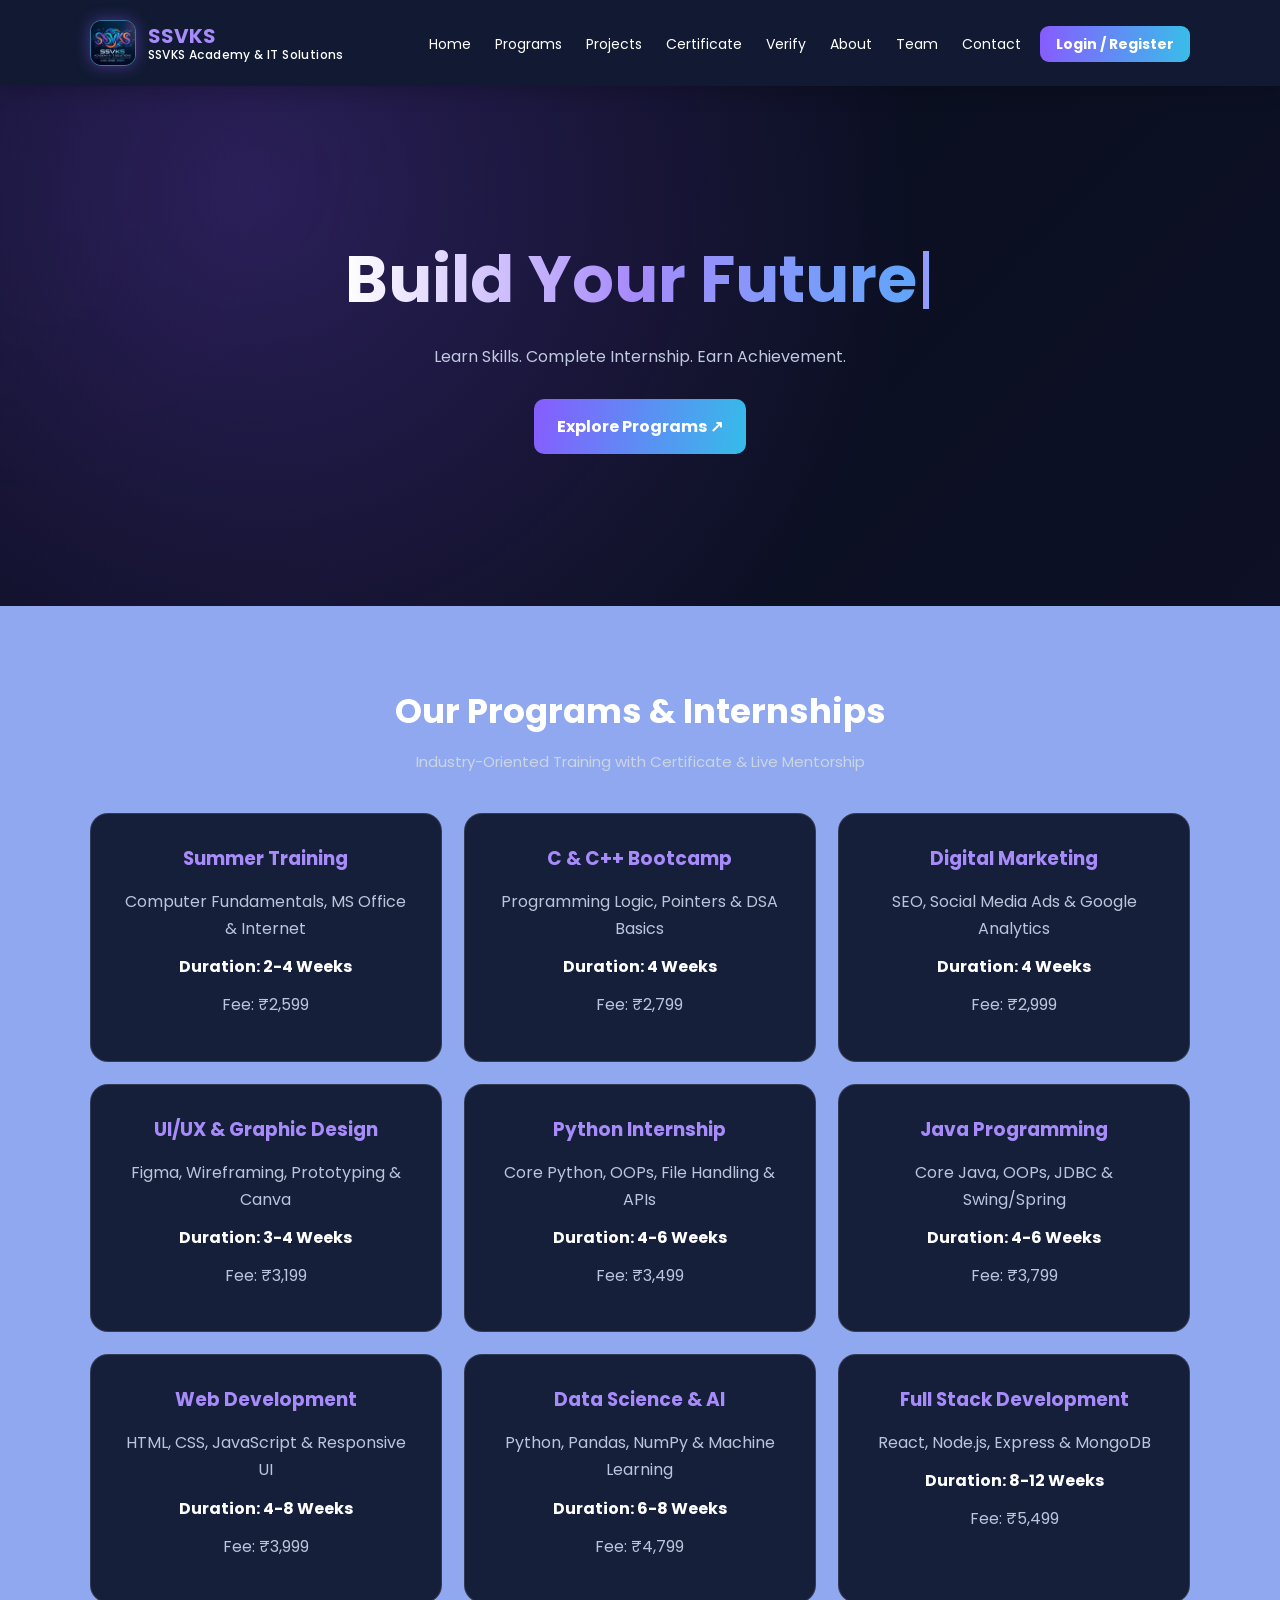
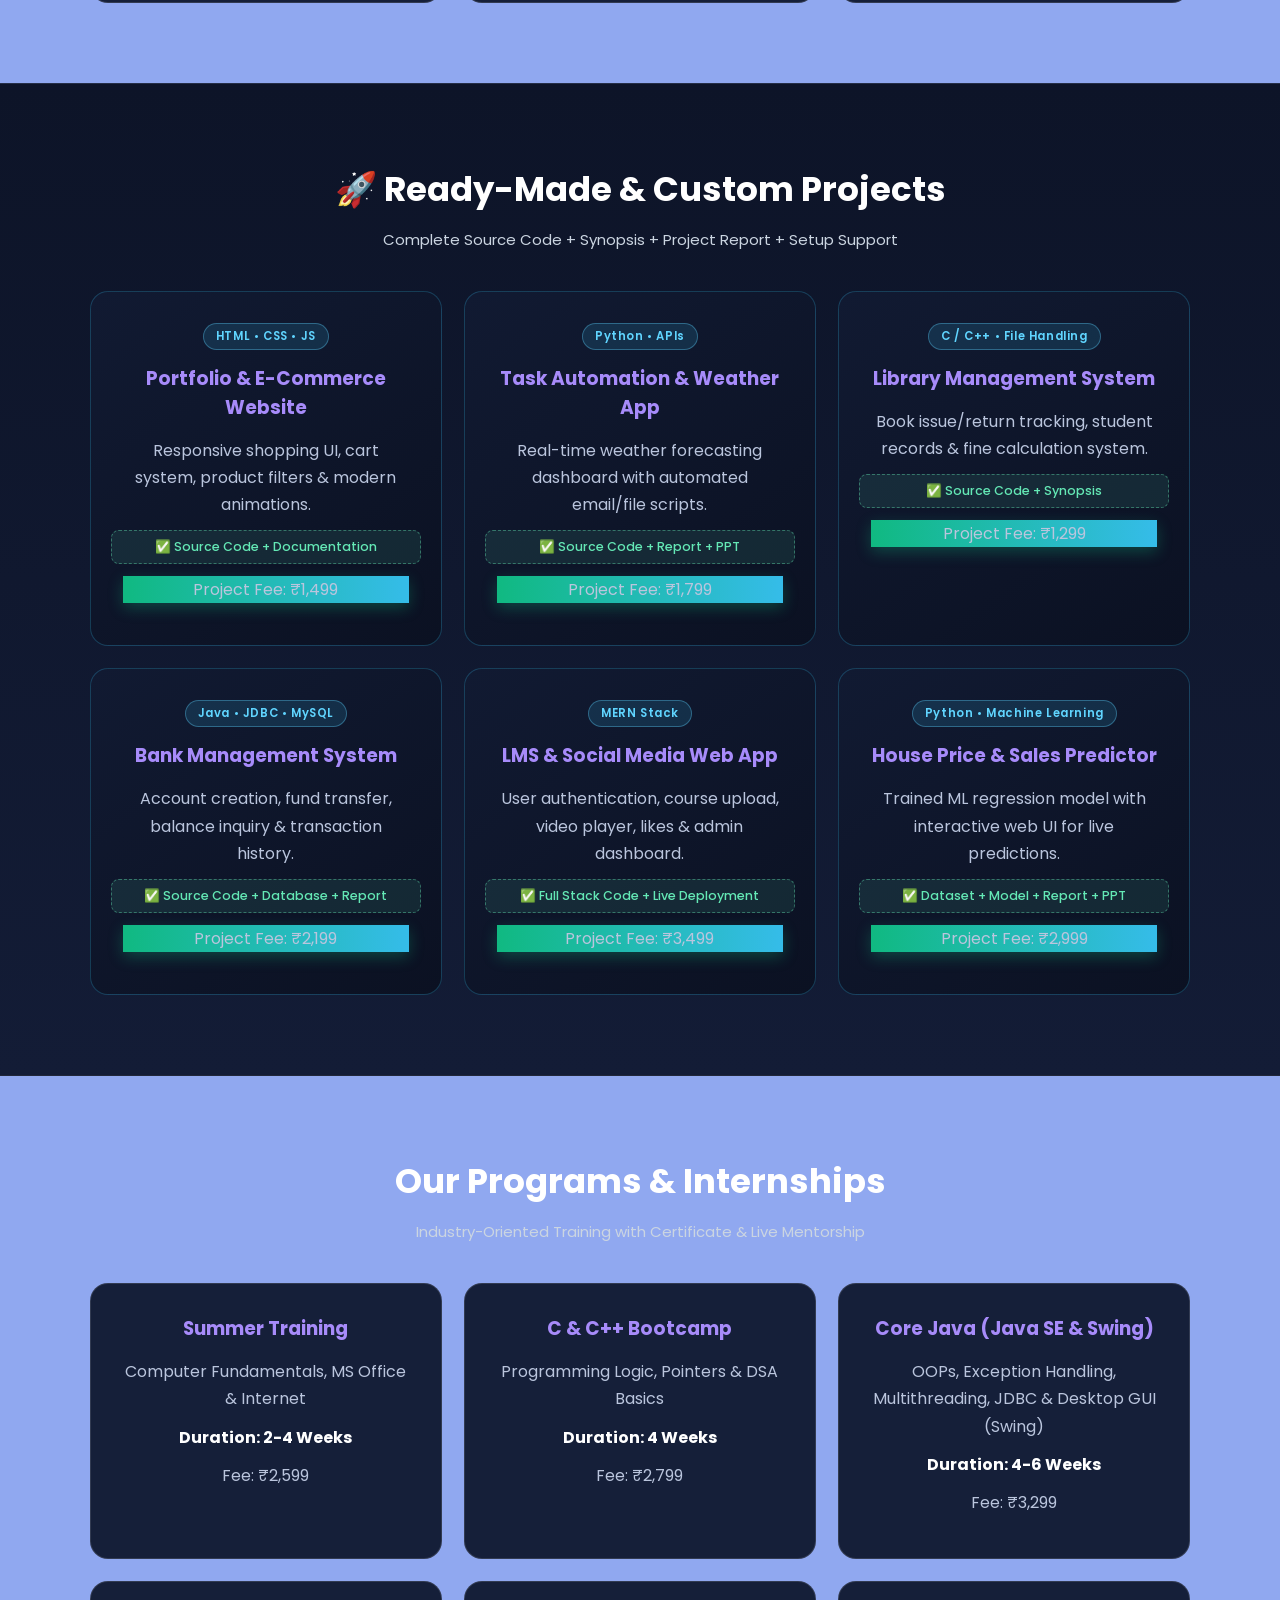
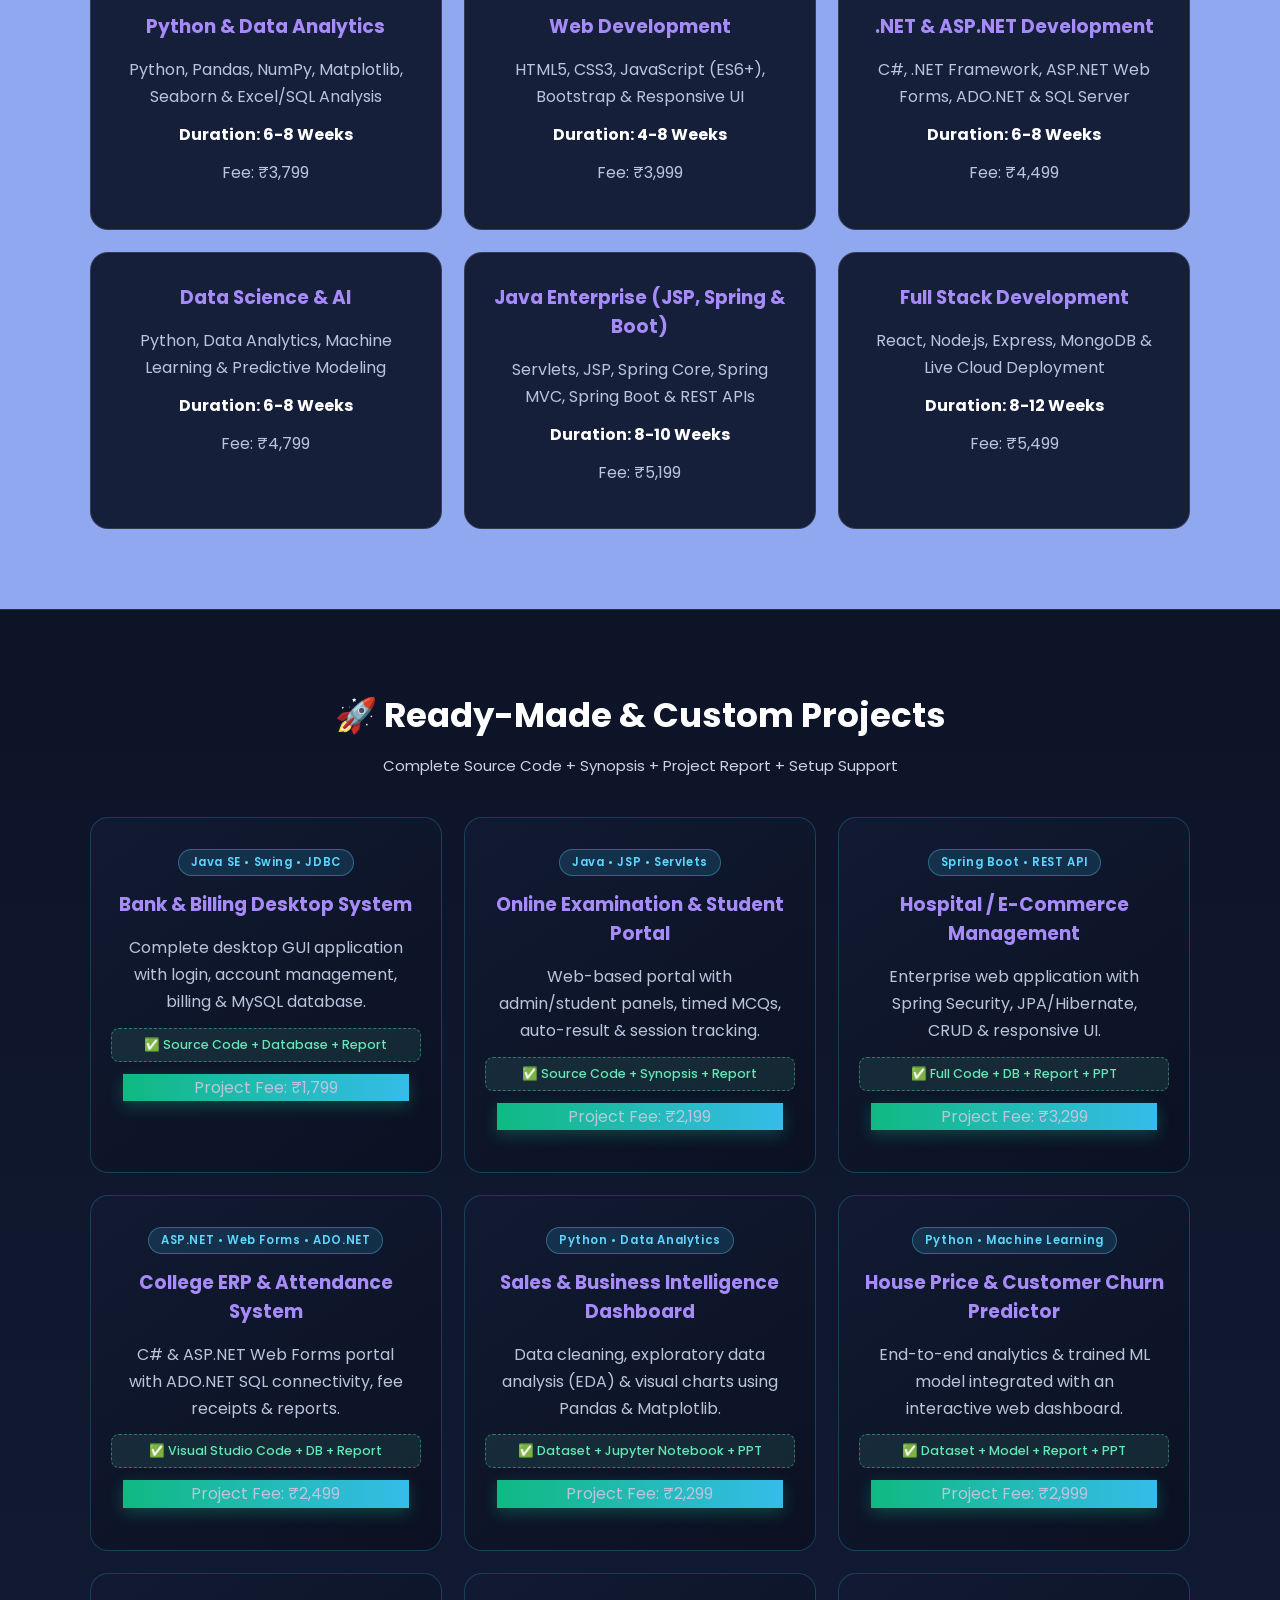
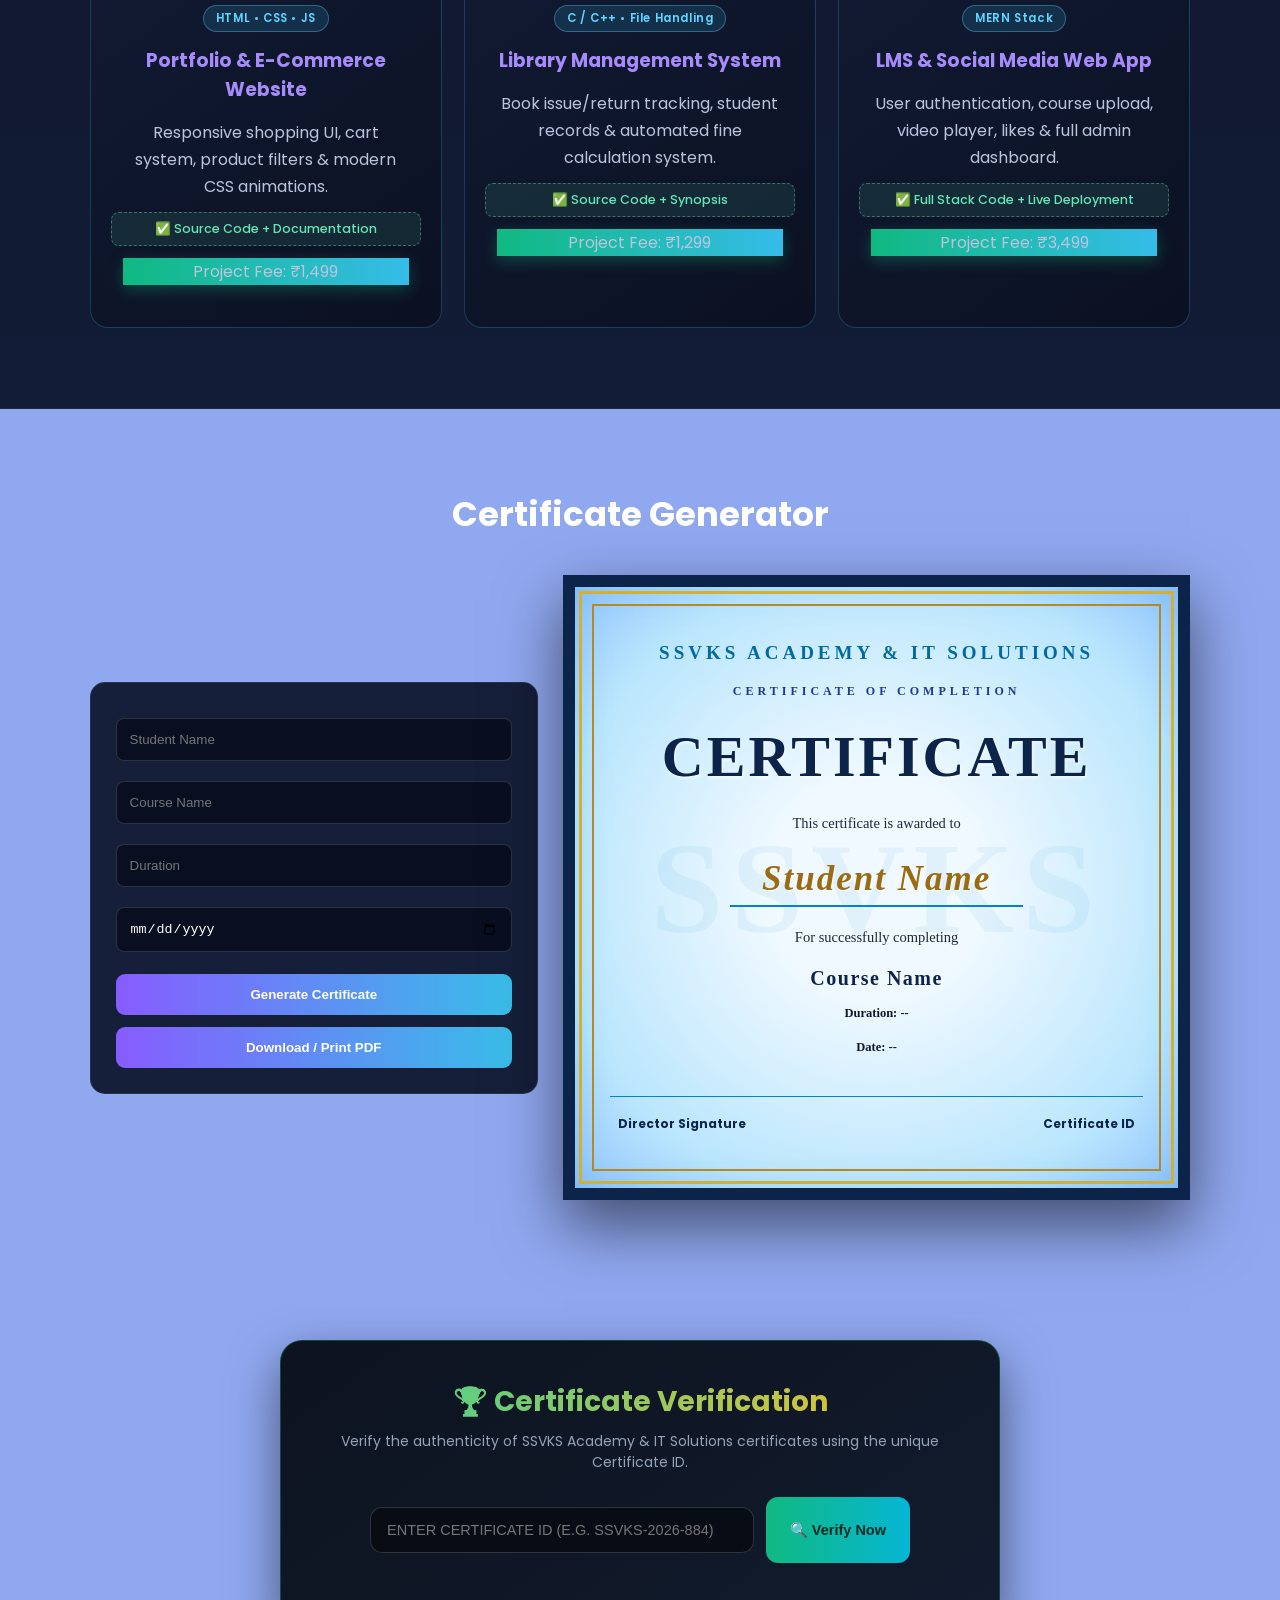
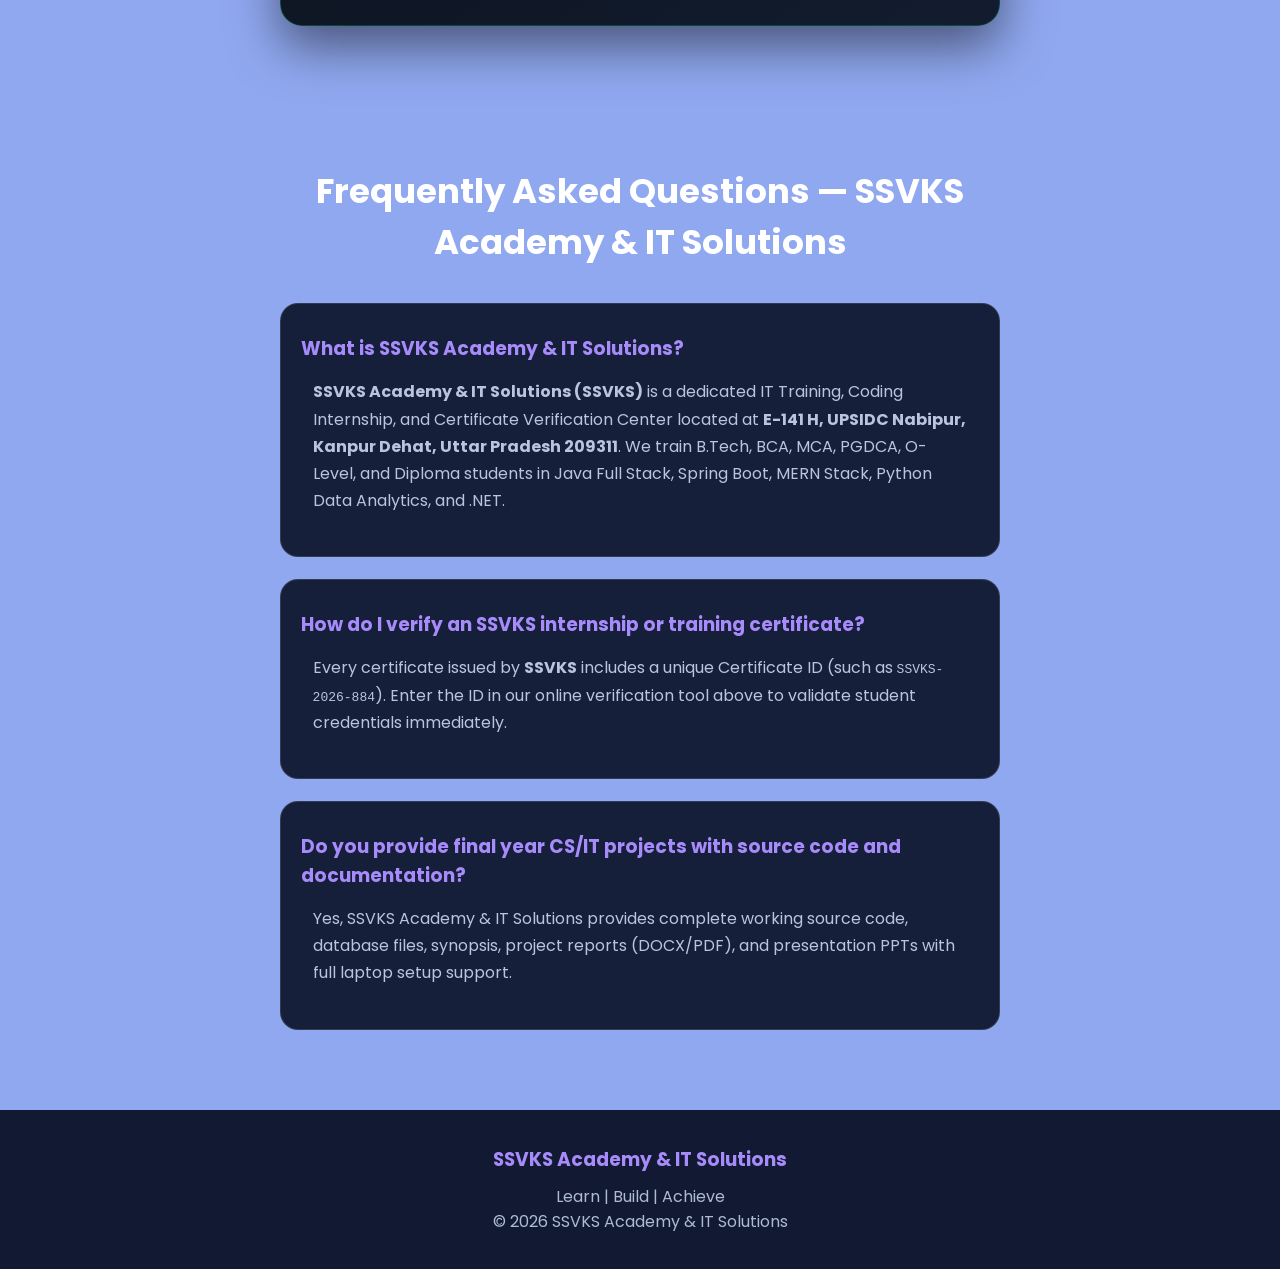
<file: index.html>
<!DOCTYPE html>
<html lang="en">

<head>
    <meta charset="UTF-8">
    <meta name="viewport" content="width=device-width, initial-scale=1.0">
    <meta http-equiv="X-UA-Compatible" content="IE=edge">
<meta charset="UTF-8">
    <meta name="viewport" content="width=device-width, initial-scale=1.0">
    <meta http-equiv="X-UA-Compatible" content="IE=edge">

    <!-- Google Search Console Verification -->
    <meta name="google-site-verification" content="H3bVykICH_9SW0xdjnQrG6VGvvZq7AT_snkK0nryvLY" />

    <!-- Primary SEO Meta Tags -->
    <title>SSVKS | SSVKS Academy & IT Solutions - IT Training, Internships & Certificate Center</title>
    <meta name="title" content="SSVKS | SSVKS Academy & IT Solutions - IT Training, Internships & Certificate Center">
    <meta name="description" content="Official portal of SSVKS (SSVKS Academy & IT Solutions), located at E-141 H, UPSIDC Nabipur, Kanpur Dehat. Join coding internships, summer training, Java Full Stack, MERN, Python Data Analytics, .NET & final year projects with ID-verifiable certificates.">
    <meta name="keywords" content="SSVKS, SSVKS Academy, SSVKS IT Solutions, SSVKS Academy & IT Solutions, SSVKS Kanpur Dehat, SSVKS Nabipur, IT Training and Certificate Center, Best IT Training Institute Kanpur Dehat, UPSIDC Nabipur Computer Training, Coding Internship with Verifiable Certificate, Summer Training BTech BCA MCA PGDCA, Java Full Stack Course, Spring Boot Internship, MERN Stack Training, Python Data Science Internship, ASP.NET Projects, Final Year Computer Science Projects with Source Code, Online Internship Certificate Verification">
    <meta name="author" content="Satyanshu Saxena - SSVKS Academy & IT Solutions">
    <meta name="publisher" content="SSVKS Academy & IT Solutions">
    <meta name="application-name" content="SSVKS Academy & IT Solutions">
    <meta name="robots" content="index, follow, max-snippet:-1, max-image-preview:large, max-video-preview:-1">
    <meta name="googlebot" content="index, follow">
    <meta name="language" content="English">
    <meta name="theme-color" content="#080d1c">
    <link rel="canonical" href="https://satyashuj.github.io/SSVKS-Academy-IT-Solutions/">

    <!-- Local SEO Geo Tags (UPSIDC Nabipur, Kanpur Dehat) -->
    <meta name="geo.region" content="IN-UP">
    <meta name="geo.placename" content="E-141 H, UPSIDC Nabipur, Kanpur Dehat, Uttar Pradesh 209311">
    <meta name="geo.position" content="26.3820;79.9482">
    <meta name="ICBM" content="26.3820, 79.9482">

    <!-- Favicon & Icons -->
    <link rel="icon" type="image/png" href="images/logo.png">
    <link rel="apple-touch-icon" href="images/logo.png">

    <!-- Open Graph (WhatsApp, LinkedIn, Facebook Preview) -->
    <meta property="og:type" content="website">
    <meta property="og:locale" content="en_IN">
    <meta property="og:site_name" content="SSVKS Academy & IT Solutions">
    <meta property="og:url" content="https://satyashuj.github.io/SSVKS-Academy-IT-Solutions/">
    <meta property="og:title" content="SSVKS | SSVKS Academy & IT Solutions - IT Training & Certificate Center">
    <meta property="og:description" content="Official website of SSVKS Academy & IT Solutions (UPSIDC Nabipur, Kanpur Dehat & Online) — Java, Spring Boot, MERN, Python & .NET internships with verifiable certificates.">
    <meta property="og:image" content="https://satyashuj.github.io/SSVKS-Academy-IT-Solutions/images/logo.png">
    <meta property="og:image:alt" content="SSVKS Academy & IT Solutions Official Logo">

    <!-- Twitter / X Card -->
    <meta name="twitter:card" content="summary_large_image">
    <meta name="twitter:url" content="https://satyashuj.github.io/SSVKS-Academy-IT-Solutions/">
    <meta name="twitter:title" content="SSVKS | SSVKS Academy & IT Solutions">
    <meta name="twitter:description" content="Practical software training, coding internships & final year projects in Java, Python, MERN & .NET with verifiable certificates.">
    <meta name="twitter:image" content="https://satyashuj.github.io/SSVKS-Academy-IT-Solutions/images/logo.png">

    <!-- Google Rich Results JSON-LD Schema -->
    <script type="application/ld+json">
    {
      "@context": "https://schema.org",
      "@graph": [
        {
          "@type": ["EducationalOrganization", "LocalBusiness"],
          "@id": "https://satyashuj.github.io/SSVKS-Academy-IT-Solutions/#organization",
          "name": "SSVKS Academy & IT Solutions",
          "alternateName": ["SSVKS", "SSVKS Academy", "SSVKS IT Solutions", "SSVKS IT Training & Certificate Center"],
          "url": "https://satyashuj.github.io/SSVKS-Academy-IT-Solutions/",
          "logo": {
            "@type": "ImageObject",
            "url": "https://satyashuj.github.io/SSVKS-Academy-IT-Solutions/images/logo.png"
          },
          "image": "https://satyashuj.github.io/SSVKS-Academy-IT-Solutions/images/logo.png",
          "description": "SSVKS Academy & IT Solutions is a premier IT Training & Certificate Center at UPSIDC Nabipur, Kanpur Dehat offering coding internships, summer training, and final year software projects in Java, Python, MERN, and .NET.",
          "slogan": "Learn | Build | Achieve",
          "founder": {
            "@type": "Person",
            "name": "Satyanshu Saxena"
          },
          "brand": {
            "@type": "Brand",
            "name": "SSVKS"
          },
          "address": {
            "@type": "PostalAddress",
            "streetAddress": "E-141 H, UPSIDC Nabipur",
            "addressLocality": "Kanpur Dehat",
            "addressRegion": "Uttar Pradesh",
            "postalCode": "209311",
            "addressCountry": "IN"
          },
          "geo": {
            "@type": "GeoCoordinates",
            "latitude": 26.3820,
            "longitude": 79.9482
          },
          "areaServed": ["Kanpur Dehat", "Nabipur", "Mati", "Akbarpur", "Kanpur", "Uttar Pradesh", "India"],
          "telephone": "+91-6394745461",
          "email": "satyanshusaxena1481@gmail.com",
          "openingHoursSpecification": {
            "@type": "OpeningHoursSpecification",
            "dayOfWeek": ["Monday", "Tuesday", "Wednesday", "Thursday", "Friday", "Saturday"],
            "opens": "09:00",
            "closes": "18:00"
          }
        },
        {
          "@type": "WebSite",
          "@id": "https://satyashuj.github.io/SSVKS-Academy-IT-Solutions/#website",
          "url": "https://satyashuj.github.io/SSVKS-Academy-IT-Solutions/",
          "name": "SSVKS Academy & IT Solutions",
          "alternateName": ["SSVKS", "SSVKS Academy"],
          "publisher": {
            "@id": "https://satyashuj.github.io/SSVKS-Academy-IT-Solutions/#organization"
          },
          "potentialAction": {
            "@type": "SearchAction",
            "target": "https://satyashuj.github.io/SSVKS-Academy-IT-Solutions/#verify?id={search_term_string}",
            "query-input": "required name=search_term_string"
          }
        },
        {
          "@type": "ItemList",
          "name": "SSVKS Academy IT Training & Internship Programs",
          "itemListElement": [
            {
              "@type": "ListItem",
              "position": 1,
              "item": {
                "@type": "Course",
                "name": "Java Full Stack & Spring Boot Internship",
                "description": "Enterprise Java training covering Core Java, JSP, Servlets, Spring Boot, and SQL with live project.",
                "provider": { "@id": "https://satyashuj.github.io/SSVKS-Academy-IT-Solutions/#organization" }
              }
            },
            {
              "@type": "ListItem",
              "position": 2,
              "item": {
                "@type": "Course",
                "name": "Full Stack MERN Web Development",
                "description": "Hands-on web development training in MongoDB, Express.js, React, and Node.js.",
                "provider": { "@id": "https://satyashuj.github.io/SSVKS-Academy-IT-Solutions/#organization" }
              }
            },
            {
              "@type": "ListItem",
              "position": 3,
              "item": {
                "@type": "Course",
                "name": "Python & Data Analytics Internship",
                "description": "Practical training in Python, Pandas, NumPy, SQL, and Machine Learning applications.",
                "provider": { "@id": "https://satyashuj.github.io/SSVKS-Academy-IT-Solutions/#organization" }
              }
            },
            {
              "@type": "ListItem",
              "position": 4,
              "item": {
                "@type": "Course",
                "name": ".NET & ASP.NET Enterprise Training",
                "description": "Industry training in C#, ASP.NET, ADO.NET, and MS SQL Server.",
                "provider": { "@id": "https://satyashuj.github.io/SSVKS-Academy-IT-Solutions/#organization" }
              }
            }
          ]
        },
        {
          "@type": "FAQPage",
          "mainEntity": [
            {
              "@type": "Question",
              "name": "What is SSVKS Academy & IT Solutions?",
              "acceptedAnswer": {
                "@type": "Answer",
                "text": "SSVKS Academy & IT Solutions (SSVKS) is an IT Training, Coding Internship, and Certificate Verification Center located at E-141 H, UPSIDC Nabipur, Kanpur Dehat, offering practical software training and final year projects."
              }
            },
            {
              "@type": "Question",
              "name": "How can I verify an internship certificate from SSVKS Academy & IT Solutions?",
              "acceptedAnswer": {
                "@type": "Answer",
                "text": "Visit the Certificate Verification section on our homepage, enter your unique Certificate ID (e.g., SSVKS-2026-884), and click Verify Now to view official student and course details."
              }
            }
          ]
        }
      ]
    }
    </script>
    <!-- Primary SEO Meta Tags -->
    <title>SSVKS Academy & IT Solutions | Best IT Training, Internships & Certificate Center in Kanpur Dehat</title>
    <meta name="title" content="SSVKS Academy & IT Solutions | Best IT Training, Internships & Certificate Center in Kanpur Dehat">
    <meta name="description" content="SSVKS Academy & IT Solutions (E-141 H, UPSIDC Nabipur, Kanpur Dehat & Online) is a leading IT Training & Certificate Center offering Coding Internships, Summer Training, Java Full Stack, MERN, Python Data Analytics, .NET & Final Year CS/IT Projects with online ID-verifiable certificates.">
    <meta name="keywords" content="SSVKS Academy, SSVKS Academy & IT Solutions, IT Training and Certificate Center, Best IT Training Institute Kanpur Dehat, UPSIDC Nabipur Computer Training, Coding Internship with Verifiable Certificate, Summer Training BTech BCA MCA PGDCA, Java Full Stack Course, Spring Boot Internship, MERN Stack Training, Python Data Science Internship, ASP.NET Projects, Final Year Computer Science Projects with Source Code, Online Internship Certificate Verification">
    <meta name="author" content="Satyanshu Saxena - SSVKS Academy & IT Solutions">
    <meta name="robots" content="index, follow, max-snippet:-1, max-image-preview:large, max-video-preview:-1">
    <meta name="theme-color" content="#080d1c">
    <link rel="canonical" href="https://satyashuj.github.io/SSVKS-Academy-IT-Solutions/">

    <!-- Local SEO Geo Tags (UPSIDC Nabipur, Kanpur Dehat) -->
    <meta name="geo.region" content="IN-UP">
    <meta name="geo.placename" content="E-141 H, UPSIDC Nabipur, Kanpur Dehat, Uttar Pradesh 209311">
    <meta name="geo.position" content="26.3820;79.9482">
    <meta name="ICBM" content="26.3820, 79.9482">

    <!-- Favicon -->
    <link rel="icon" type="image/png" href="images/logo.png">
    <link rel="apple-touch-icon" href="images/logo.png">

    <!-- Open Graph (WhatsApp, LinkedIn, Facebook Preview) -->
    <meta property="og:type" content="website">
    <meta property="og:locale" content="en_IN">
    <meta property="og:site_name" content="SSVKS Academy & IT Solutions">
    <meta property="og:url" content="https://satyashuj.github.io/SSVKS-Academy-IT-Solutions/">
    <meta property="og:title" content="SSVKS Academy & IT Solutions | IT Training, Internships & Certificate Center">
    <meta property="og:description" content="Practical software training in Java, Spring Boot, MERN, Python & .NET with live projects, complete documentation & online ID-verifiable internship certificates.">
    <meta property="og:image" content="https://satyashuj.github.io/SSVKS-Academy-IT-Solutions/images/logo.png">
    <meta property="og:image:alt" content="SSVKS Academy & IT Solutions Official Logo">

    <!-- Twitter Card -->
    <meta name="twitter:card" content="summary_large_image">
    <meta name="twitter:url" content="https://satyashuj.github.io/SSVKS-Academy-IT-Solutions/">
    <meta name="twitter:title" content="SSVKS Academy & IT Solutions | Best IT Training & Certificate Center">
    <meta name="twitter:description" content="Join live coding internships, summer training & final year projects in Java, Python, MERN & .NET with online verifiable certificates.">
    <meta name="twitter:image" content="https://satyashuj.github.io/SSVKS-Academy-IT-Solutions/images/logo.png">

    <!-- Google Rich Results JSON-LD Schema -->
    <script type="application/ld+json">
    {
      "@context": "https://schema.org",
      "@graph": [
        {
          "@type": ["EducationalOrganization", "LocalBusiness"],
          "@id": "https://satyashuj.github.io/SSVKS-Academy-IT-Solutions/#organization",
          "name": "SSVKS Academy & IT Solutions",
          "alternateName": ["SSVKS Academy", "SSVKS IT Training & Certificate Center"],
          "url": "https://satyashuj.github.io/SSVKS-Academy-IT-Solutions/",
          "logo": "https://satyashuj.github.io/SSVKS-Academy-IT-Solutions/images/logo.png",
          "image": "https://satyashuj.github.io/SSVKS-Academy-IT-Solutions/images/logo.png",
          "description": "Premier IT Training & Certificate Center at UPSIDC Nabipur, Kanpur Dehat offering coding internships, summer training, and final year software projects in Java, Python, MERN, and .NET.",
          "founder": {
            "@type": "Person",
            "name": "Satyanshu Saxena"
          },
          "address": {
            "@type": "PostalAddress",
            "streetAddress": "E-141 H, UPSIDC Nabipur",
            "addressLocality": "Kanpur Dehat",
            "addressRegion": "Uttar Pradesh",
            "postalCode": "209311",
            "addressCountry": "IN"
          },
          "geo": {
            "@type": "GeoCoordinates",
            "latitude": 26.3820,
            "longitude": 79.9482
          },
          "areaServed": ["Kanpur Dehat", "Nabipur", "Mati", "Akbarpur", "Kanpur", "Uttar Pradesh", "India"],
          "telephone": "+91-6394745461",
          "email": "satyanshusaxena1481@gmail.com",
          "openingHoursSpecification": {
            "@type": "OpeningHoursSpecification",
            "dayOfWeek": ["Monday", "Tuesday", "Wednesday", "Thursday", "Friday", "Saturday"],
            "opens": "09:00",
            "closes": "18:00"
          }
        },
        {
          "@type": "WebSite",
          "@id": "https://satyashuj.github.io/SSVKS-Academy-IT-Solutions/#website",
          "url": "https://satyashuj.github.io/SSVKS-Academy-IT-Solutions/",
          "name": "SSVKS Academy & IT Solutions",
          "publisher": { "@id": "https://satyashuj.github.io/SSVKS-Academy-IT-Solutions/#organization" }
        },
        {
          "@type": "ItemList",
          "name": "IT Training & Internship Programs",
          "itemListElement": [
            {
              "@type": "ListItem",
              "position": 1,
              "item": {
                "@type": "Course",
                "name": "Java Full Stack & Spring Boot Internship",
                "description": "Enterprise Java training covering Core Java, JSP, Servlets, Spring Boot, and SQL with live project.",
                "provider": { "@id": "https://satyashuj.github.io/SSVKS-Academy-IT-Solutions/#organization" }
              }
            },
            {
              "@type": "ListItem",
              "position": 2,
              "item": {
                "@type": "Course",
                "name": "Full Stack MERN Web Development",
                "description": "Hands-on web development training in MongoDB, Express.js, React, and Node.js.",
                "provider": { "@id": "https://satyashuj.github.io/SSVKS-Academy-IT-Solutions/#organization" }
              }
            },
            {
              "@type": "ListItem",
              "position": 3,
              "item": {
                "@type": "Course",
                "name": "Python & Data Analytics Internship",
                "description": "Practical training in Python, Pandas, NumPy, SQL, and Machine Learning applications.",
                "provider": { "@id": "https://satyashuj.github.io/SSVKS-Academy-IT-Solutions/#organization" }
              }
            },
            {
              "@type": "ListItem",
              "position": 4,
              "item": {
                "@type": "Course",
                "name": ".NET & ASP.NET Enterprise Training",
                "description": "Industry training in C#, ASP.NET, ADO.NET, and MS SQL Server.",
                "provider": { "@id": "https://satyashuj.github.io/SSVKS-Academy-IT-Solutions/#organization" }
              }
            }
          ]
        },
        {
          "@type": "FAQPage",
          "mainEntity": [
            {
              "@type": "Question",
              "name": "How can I verify an internship certificate from SSVKS Academy & IT Solutions?",
              "acceptedAnswer": {
                "@type": "Answer",
                "text": "Visit the Certificate Verification section on our homepage, enter your unique Certificate ID (e.g., SSVKS-2026-884), and click Verify Now to view official student and course details."
              }
            },
            {
              "@type": "Question",
              "name": "Where is SSVKS Academy & IT Solutions located?",
              "acceptedAnswer": {
                "@type": "Answer",
                "text": "Our training center is located at E-141 H, UPSIDC Nabipur, Kanpur Dehat, Uttar Pradesh 209311, and we also offer live online training across India."
              }
            }
          ]
        }
      ]
    }
    </script>

    <link rel="stylesheet" href="style.css">
 

<!-- =========================================
 SSVKS ACADEMY & IT SOLUTIONS
 ADVANCED SEO META DATA V2
 Learn | Build | Achieve
========================================= -->

<meta charset="UTF-8">
<meta name="viewport" content="width=device-width, initial-scale=1.0">

<title>SSVKS Academy & IT Solutions | Computer Courses, IT Training & Internships</title>

<meta name="title" content="SSVKS Academy & IT Solutions | Learn, Build, Achieve">

<meta name="description" content="SSVKS Academy & IT Solutions provides practical computer education, professional IT training, Python, Java, C, C++, Web Development, Data Science, Artificial Intelligence, internships, live projects and digital skill development. Learn, Build and Achieve with SSVKS Academy.">

<meta name="keywords" content="
SSVKS Academy,
SSVKS Academy and IT Solutions,
Satyanshu Coding Hub,
Computer Institute India,
Online Computer Courses,
Best Computer Training,
IT Education,
Computer Education,
Programming Classes,
Python Programming Course,
Java Programming Course,
C Programming,
C++ Programming,
HTML CSS JavaScript,
Full Stack Web Development,
Website Development,
Data Science Course,
Artificial Intelligence Course,
Machine Learning,
Tally Prime,
ADCA Course,
DCA Course,
Computer Basics,
IT Internship,
Online Internship,
Student Projects,
Programming Projects,
Certificate Verification,
Digital Skills Training
">

<meta name="author" content="SSVKS Academy & IT Solutions">
<meta name="publisher" content="SSVKS Academy & IT Solutions">
<meta name="copyright" content="SSVKS Academy & IT Solutions">

<meta name="robots" content="index, follow, max-image-preview:large, max-snippet:-1, max-video-preview:-1">
<meta name="googlebot" content="index, follow">

<meta name="theme-color" content="#080d1c">
<meta name="color-scheme" content="dark light">

<link rel="canonical" href="https://satyashuj.github.io/SSVKS-Academy-IT-Solutions/">

<!-- Open Graph SEO -->

<meta property="og:type" content="website">
<meta property="og:site_name" content="SSVKS Academy & IT Solutions">
<meta property="og:title" content="SSVKS Academy | Learn, Build, Achieve">
<meta property="og:description" content="Learn programming, computer applications, web development, AI, practical IT skills and build your future with SSVKS Academy.">
<meta property="og:url" content="https://satyashuj.github.io/SSVKS-Academy-IT-Solutions/">
<meta property="og:locale" content="en_IN">

<!-- Twitter / X SEO -->

<meta name="twitter:card" content="summary_large_image">
<meta name="twitter:title" content="SSVKS Academy & IT Solutions">
<meta name="twitter:description" content="Professional Computer Education, Programming, IT Training, Internships and Practical Projects. Learn | Build | Achieve.">

<!-- Mobile & Browser -->

<meta name="format-detection" content="telephone=no">
<meta name="referrer" content="strict-origin-when-cross-origin">

<!-- Educational Organization Structured Data -->

<script type="application/ld+json">
{
  "@context": "https://schema.org",
  "@type": "EducationalOrganization",
  "name": "SSVKS Academy & IT Solutions",
  "alternateName": "SSVKS Academy",
  "url": "https://satyashuj.github.io/SSVKS-Academy-IT-Solutions/",
  "description": "Computer education and IT training platform offering programming, computer applications, web development, practical projects and digital skills training.",
  "slogan": "Learn | Build | Achieve",
  "knowsAbout": [
    "Computer Education",
    "Python Programming",
    "Java Programming",
    "C Programming",
    "C++ Programming",
    "Web Development",
    "Artificial Intelligence",
    "Data Science",
    "Computer Applications",
    "Digital Skills",
    "IT Projects"
  ],
  "educationalCredentialAwarded": "Course Completion Certificate"
}
</script>

<!-- End SSVKS Advanced SEO -->


<!-- =====================================
     SSVKS ACADEMY - PREMIUM SEO META DATA
====================================== -->

<title>SSVKS Academy | IT Courses, Training & Internships</title>

<meta charset="UTF-8">
<meta name="viewport" content="width=device-width, initial-scale=1.0">

<meta name="description" content="Join SSVKS Academy & IT Solutions for professional computer training, Python, Java, Web Development, Data Science, AI, internships and practical IT projects. Learn, Build, Achieve.">

<meta name="keywords" content="SSVKS Academy, SSVKS Academy and IT Solutions, Computer Institute, Computer Courses, IT Training Institute, Python Training, Java Training, Web Development Course, C Programming, C++ Course, Data Science, Artificial Intelligence, Summer Internship, Online Internship, IT Projects, Student Certificates, Computer Education India">

<meta name="author" content="SSVKS Academy & IT Solutions">

<meta name="robots" content="index, follow, max-image-preview:large">

<meta name="language" content="English">

<meta name="theme-color" content="#080d1c">

<link rel="canonical" href="https://satyashuj.github.io/SSVKS-Academy-IT-Solutions/">

<!-- Open Graph / Facebook / WhatsApp -->

<meta property="og:type" content="website">

<meta property="og:title" content="SSVKS Academy & IT Solutions | Learn, Build, Achieve">

<meta property="og:description" content="Explore professional IT courses, computer training, internships, programming, live projects and certificate verification at SSVKS Academy.">

<meta property="og:url" content="https://satyashuj.github.io/SSVKS-Academy-IT-Solutions/">

<meta property="og:site_name" content="SSVKS Academy & IT Solutions">

<meta property="og:locale" content="en_IN">

<!-- Twitter / X -->

<meta name="twitter:card" content="summary_large_image">

<meta name="twitter:title" content="SSVKS Academy & IT Solutions">

<meta name="twitter:description" content="Professional Computer Education, IT Training, Programming Courses, Internships and Projects. Learn | Build | Achieve.">

<!-- Google SEO -->

<meta name="googlebot" content="index, follow">

<!-- Structured Data: Educational Organization -->

<script type="application/ld+json">
{
  "@context": "https://schema.org",
  "@type": "EducationalOrganization",
  "name": "SSVKS Academy & IT Solutions",
  "alternateName": "SSVKS Academy",
  "url": "https://satyashuj.github.io/SSVKS-Academy-IT-Solutions/",
  "description": "Computer education and IT training institute offering programming courses, web development, internships, practical projects and digital skills training.",
  "slogan": "Learn | Build | Achieve",
  "knowsAbout": [
    "Computer Education",
    "Python Programming",
    "Java Programming",
    "C and C++",
    "Web Development",
    "Data Science",
    "Artificial Intelligence",
    "Digital Marketing",
    "IT Projects"
  ]
}
</script>

    
    <meta charset="UTF-8">
    <meta name="viewport" content="width=device-width, initial-scale=1.0">
    <meta http-equiv="X-UA-Compatible" content="IE=edge">

    <!-- ==========================================
         1. PRIMARY GOOGLE SEARCH SEO META TAGS
    ========================================== -->
    <title>SSVKS Academy & IT Solutions | Best IT Training, Internships & Certificate Center</title>
    <meta name="title" content="SSVKS Academy & IT Solutions | Best IT Training, Internships & Certificate Center">
    <meta name="description" content="SSVKS Academy & IT Solutions is a premier IT Training & Certificate Center offering industry-oriented Coding Internships, Summer Training, Java Full Stack, MERN, Python Data Analytics, .NET & Final Year CS/IT Projects with online ID-verifiable certificates.">
    <meta name="keywords" content="SSVKS Academy, SSVKS Academy & IT Solutions, IT Training and Certificate Center, Best IT Training Institute Kanpur Dehat, Coding Internship with Verifiable Certificate, Summer Training for BTech BCA MCA PGDCA, Java Full Stack Course, Spring Boot Internship, MERN Stack Development Training, Python Data Science Internship, ASP.NET Projects, Final Year Computer Science Projects with Source Code, Online Internship Certificate Verification">
    <meta name="author" content="Satyanshu Saxena - SSVKS Academy & IT Solutions">
    <meta name="publisher" content="SSVKS Academy & IT Solutions">
    <meta name="robots" content="index, follow, max-snippet:-1, max-image-preview:large, max-video-preview:-1">
    <meta name="googlebot" content="index, follow">
    <meta name="language" content="English">
    <meta name="revisit-after" content="3 days">
    <meta name="rating" content="General">
    <meta name="theme-color" content="#080d1c">
    <link rel="canonical" href="https://satyashuj.github.io/SSVKS-Academy-IT-Solutions/">

    <!-- ==========================================
         2. LOCAL SEO & GEO-LOCATION TAGS (UP / KANPUR)
    ========================================== -->
    <meta name="geo.region" content="IN-UP">
    <meta name="geo.placename" content="Mati, Nabipur, Kanpur Dehat, Uttar Pradesh">
    <meta name="geo.position" content="26.3820;79.9482">
    <meta name="ICBM" content="26.3820, 79.9482">

    <!-- ==========================================
         3. FAVICON & MOBILE APP ICONS
    ========================================== -->
    <link rel="icon" type="image/png" sizes="32x32" href="images/logo.png">
    <link rel="apple-touch-icon" href="images/logo.png">

    <!-- ==========================================
         4. OPEN GRAPH (WHATSAPP, LINKEDIN, FACEBOOK)
    ========================================== -->
    <meta property="og:type" content="website">
    <meta property="og:locale" content="en_IN">
    <meta property="og:site_name" content="SSVKS Academy & IT Solutions">
    <meta property="og:url" content="https://satyashuj.github.io/SSVKS-Academy-IT-Solutions/">
    <meta property="og:title" content="SSVKS Academy & IT Solutions | IT Training, Internships & Certificate Center">
    <meta property="og:description" content="Practical software training in Java, Spring Boot, MERN, Python & .NET with live projects, complete documentation & QR/ID verifiable internship certificates.">
    <meta property="og:image" content="https://satyashuj.github.io/SSVKS-Academy-IT-Solutions/images/logo.png">
    <meta property="og:image:secure_url" content="https://satyashuj.github.io/SSVKS-Academy-IT-Solutions/images/logo.png">
    <meta property="og:image:type" content="image/png">
    <meta property="og:image:alt" content="SSVKS Academy & IT Solutions - IT Training & Certificate Center">

    <!-- ==========================================
         5. TWITTER / X LARGE CARD PREVIEW
    ========================================== -->
    <meta name="twitter:card" content="summary_large_image">
    <meta name="twitter:url" content="https://satyashuj.github.io/SSVKS-Academy-IT-Solutions/">
    <meta name="twitter:title" content="SSVKS Academy & IT Solutions | Best IT Training & Certificate Center">
    <meta name="twitter:description" content="Join live coding internships, summer training & final year projects in Java, Python, MERN & .NET with online verifiable certificates.">
    <meta name="twitter:image" content="https://satyashuj.github.io/SSVKS-Academy-IT-Solutions/images/logo.png">

    <!-- ==========================================
         6. GOOGLE RICH RESULTS (4-IN-1 JSON-LD SCHEMA)
    ========================================== -->
    <script type="application/ld+json">
    {
      "@context": "https://schema.org",
      "@graph": [
        {
          "@type": ["EducationalOrganization", "LocalBusiness"],
          "@id": "https://satyashuj.github.io/SSVKS-Academy-IT-Solutions/#organization",
          "name": "SSVKS Academy & IT Solutions",
          "alternateName": ["SSVKS Academy", "SSVKS IT Training & Certificate Center"],
          "url": "https://satyashuj.github.io/SSVKS-Academy-IT-Solutions/",
          "logo": {
            "@type": "ImageObject",
            "url": "https://satyashuj.github.io/SSVKS-Academy-IT-Solutions/images/logo.png"
          },
          "image": "https://satyashuj.github.io/SSVKS-Academy-IT-Solutions/images/logo.png",
          "description": "Trusted IT Training & Certificate Center providing hands-on coding internships, summer training, and final year software projects in Java, Python, MERN, and .NET.",
          "founder": {
            "@type": "Person",
            "name": "Satyanshu Saxena"
          },
          "address": {
            "@type": "PostalAddress",
            "streetAddress": "Mati, Nabipur",
            "addressLocality": "Kanpur Dehat",
            "addressRegion": "Uttar Pradesh",
            "postalCode": "209101",
            "addressCountry": "IN"
          },
          "geo": {
            "@type": "GeoCoordinates",
            "latitude": 26.3820,
            "longitude": 79.9482
          },
          "areaServed": ["Kanpur Dehat", "Kanpur", "Uttar Pradesh", "India"],
          "telephone": "+91-6394745461",
          "email": "satyanshusaxena1481@gmail.com",
          "priceRange": "₹₹"
        },
        {
          "@type": "WebSite",
          "@id": "https://satyashuj.github.io/SSVKS-Academy-IT-Solutions/#website",
          "url": "https://satyashuj.github.io/SSVKS-Academy-IT-Solutions/",
          "name": "SSVKS Academy & IT Solutions",
          "publisher": {
            "@id": "https://satyashuj.github.io/SSVKS-Academy-IT-Solutions/#organization"
          },
          "potentialAction": {
            "@type": "SearchAction",
            "target": "https://satyashuj.github.io/SSVKS-Academy-IT-Solutions/#verify?id={search_term_string}",
            "query-input": "required name=search_term_string"
          }
        },
        {
          "@type": "ItemList",
          "name": "IT Training & Internship Programs",
          "itemListElement": [
            {
              "@type": "ListItem",
              "position": 1,
              "item": {
                "@type": "Course",
                "name": "Java Full Stack & Spring Boot Internship",
                "description": "Complete enterprise Java training covering Core Java, JSP, Servlets, Spring Boot, and SQL with live project.",
                "provider": { "@id": "
    

    <meta charset="UTF-8">
    <meta name="viewport" content="width=device-width, initial-scale=1.0">
    <meta http-equiv="X-UA-Compatible" content="IE=edge">
    <meta name="google-site-verification" content="H3bVykICH_9SW0xdjnQrG6VGvvZq7AT_snkK0nryvLY" />

    <!-- Primary SEO Meta Tags -->
    <title>SSVKS Academy & IT Solutions | Best IT Internships, Summer Training & Final Year Projects</title>
    <meta name="title" content="SSVKS Academy & IT Solutions | Best IT Internships, Summer Training & Final Year Projects">
    <meta name="description" content="SSVKS Academy & IT Solutions (Kanpur Dehat & Online) offers industry-ready Internships, Summer Training & Final Year Projects in Java Full Stack, Spring Boot, MERN, Python Data Analytics & .NET with ID-verifiable certificates.">
    <meta name="keywords" content="SSVKS Academy, SSVKS Academy & IT Solutions, Best IT Internship in Kanpur Dehat, Summer Training for BTech BCA PGDCA, Java Full Stack Developer Course, Spring Boot Internship, MERN Stack Training, Python Data Science Course, ASP.NET Projects, Final Year Software Projects with Source Code, Online Verifiable Internship Certificate">
    <meta name="author" content="Satyanshu Saxena, SSVKS Academy & IT Solutions">
    <meta name="robots" content="index, follow, max-snippet:-1, max-image-preview:large, max-video-preview:-1">
    <meta name="theme-color" content="#080d1c">
    <link rel="canonical" href="https://satyashuj.github.io/SSVKS-Academy-IT-Solutions/">

    <!-- Local SEO Geo Tags (Kanpur Dehat & Uttar Pradesh) -->
    <meta name="geo.region" content="IN-UP">
    <meta name="geo.placename" content="Mati, Kanpur Dehat, Uttar Pradesh">
    <meta name="geo.position" content="26.3820;79.9482">
    <meta name="ICBM" content="26.3820, 79.9482">

    <!-- Favicon & Apple Touch Icon -->
    <link rel="icon" type="image/png" href="images/logo.png">
    <link rel="apple-touch-icon" href="images/logo.png">

    <!-- Open Graph / WhatsApp / LinkedIn / Facebook Preview -->
    <meta property="og:type" content="website">
    <meta property="og:locale" content="en_IN">
    <meta property="og:url" content="https://satyashuj.github.io/SSVKS-Academy-IT-Solutions/">
    <meta property="og:site_name" content="SSVKS Academy & IT Solutions">
    <meta property="og:title" content="SSVKS Academy & IT Solutions | Tech Internships & Live Projects">
    <meta property="og:description" content="Launch your IT career with hands-on training in Java, Spring Boot, MERN, Python & .NET + Ready-made Final Year Projects & Verifiable Certificates.">
    <meta property="og:image" content="https://satyashuj.github.io/SSVKS-Academy-IT-Solutions/images/logo.png">
    <meta property="og:image:alt" content="SSVKS Academy & IT Solutions Official Logo">

    <!-- Twitter Card Preview -->
    <meta name="twitter:card" content="summary_large_image">
    <meta name="twitter:url" content="https://satyashuj.github.io/SSVKS-Academy-IT-Solutions/">
    <meta name="twitter:title" content="SSVKS Academy & IT Solutions | Internships, Training & Projects">
    <meta name="twitter:description" content="Practical coding internships, summer training, and final year software projects with verifiable certificates.">
    <meta name="twitter:image" content="https://satyashuj.github.io/SSVKS-Academy-IT-Solutions/images/logo.png">

    <!-- Google Rich Results: Combined Graph Schema (Organization + Courses + FAQ) -->
    <script type="application/ld+json">
    {
      "@context": "https://schema.org",
      "@graph": [
        {
          "@type": "EducationalOrganization",
          "@id": "https://satyashuj.github.io/SSVKS-Academy-IT-Solutions/#organization",
          "name": "SSVKS Academy & IT Solutions",
          "alternateName": "SSVKS Academy",
          "url": "https://satyashuj.github.io/SSVKS-Academy-IT-Solutions/",
          "logo": "https://satyashuj.github.io/SSVKS-Academy-IT-Solutions/images/logo.png",
          "image": "https://satyashuj.github.io/SSVKS-Academy-IT-Solutions/images/logo.png",
          "description": "Leading tech training and IT solutions academy offering practical internships, summer training, and final year projects in Java, Python, MERN, and .NET.",
          "founder": {
            "@type": "Person",
            "name": "Satyanshu Saxena"
          },
          "address": {
            "@type": "PostalAddress",
            "streetAddress": "Mati, Nabipur",
            "addressLocality": "Kanpur Dehat",
            "addressRegion": "Uttar Pradesh",
            "postalCode": "209101",
            "addressCountry": "IN"
          },
          "contactPoint": {
            "@type": "ContactPoint",
            "telephone": "+91-6394745461",
            "contactType": "admissions",
            "areaServed": "IN",
            "availableLanguage": ["English", "Hindi"]
          }
        },
        {
          "@type": "ItemList",
          "name": "Featured Internship & Training Programs",
          "itemListElement": [
            {
              "@type": "ListItem",
              "position": 1,
              "item": {
                "@type": "Course",
                "name": "Java Enterprise - JSP & Spring Boot Internship",
                "description": "Hands-on enterprise Java development with Core Java, JSP, Servlets, Spring Boot, and SQL.",
                "provider": { "@id": "https://satyashuj.github.io/SSVKS-Academy-IT-Solutions/#organization" }
              }
            },
            {
              "@type": "ListItem",
              "position": 2,
              "item": {
                "@type": "Course",
                "name": "Full Stack MERN Development",
                "description": "Complete web development using MongoDB, Express.js, React, and Node.js with live projects.",
                "provider": { "@id": "https://satyashuj.github.io/SSVKS-Academy-IT-Solutions/#organization" }
              }
            },
            {
              "@type": "ListItem",
              "position": 3,
              "item": {
                "@type": "Course",
                "name": "Python & Data Analytics Internship",
                "description": "Practical training in Python, Pandas, NumPy, SQL, and Machine Learning projects.",
                "provider": { "@id": "https://satyashuj.github.io/SSVKS-Academy-IT-Solutions/#organization" }
              }
            },
            {
              "@type": "ListItem",
              "position": 4,
              "item": {
                "@type": "Course",
                "name": ".NET & ASP.NET Web Forms Training",
                "description": "Industry training in C#, ASP.NET Web Forms, ADO.NET, and MS SQL Server.",
                "provider": { "@id": "https://satyashuj.github.io/SSVKS-Academy-IT-Solutions/#organization" }
              }
            }
          ]
        },
        {
          "@type": "FAQPage",
          "mainEntity": [
            {
              "@type": "Question",
              "name": "Does SSVKS Academy & IT Solutions provide verifiable internship certificates?",
              "acceptedAnswer": {
                "@type": "Answer",
                "text": "Yes, every student receives an official certificate with a unique Certificate ID that can be verified online anytime on our website."
              }
            },
            {
              "@type": "Question",
              "name": "What is included with Final Year Computer Science Projects?",
              "acceptedAnswer": {
                "@type": "Answer",
                "text": "Students get complete source code, database files, synopsis, project report (DOCX/PDF), presentation PPT, and full laptop setup support."
              }
            }
          ]
        }
      ]
    }
    </script>

    <link rel="stylesheet" href="style.css">

    <meta charset="UTF-8">
    <meta name="viewport" content="width=device-width, initial-scale=1.0">
    
    <!-- Primary SEO Meta Tags -->
    <title>SSVKS Academy & IT Solutions | Tech Internships, Coding Training & Final Year Projects</title>
    <meta name="title" content="SSVKS Academy & IT Solutions | Tech Internships, Coding Training & Final Year Projects">
    <meta name="description" content="Join SSVKS Academy & IT Solutions for industry-oriented Internships, Summer Training, Java Full Stack, MERN, Python Data Analytics, .NET courses, and Final Year Projects with verifiable certificates in Kanpur Dehat & Online.">
    <meta name="keywords" content="SSVKS Academy, SSVKS Academy & IT Solutions, IT Internship Kanpur Dehat, Java Full Stack Training, MERN Stack Course, Python Data Analytics Internship, Final Year Computer Science Projects, PGDCA BTech CS Projects, Verifiable Internship Certificate, Summer Training IT">
    <meta name="author" content="Satyanshu Saxena - SSVKS Academy & IT Solutions">
    <meta name="robots" content="index, follow">
    <link rel="canonical" href="https://satyashuj.github.io/SSVKS-Academy-IT-Solutions/">

    <!-- Favicon -->
    <link rel="icon" type="image/png" href="images/logo.png">

    <!-- Open Graph / WhatsApp / Facebook Preview -->
    <meta property="og:type" content="website">
    <meta property="og:url" content="https://satyashuj.github.io/SSVKS-Academy-IT-Solutions/">
    <meta property="og:site_name" content="SSVKS Academy & IT Solutions">
    <meta property="og:title" content="SSVKS Academy & IT Solutions | Internships, Training & Live Projects">
    <meta property="og:description" content="Practical software training in Java, Spring Boot, MERN, Python & .NET with live projects and QR/ID verifiable certificates.">
    <meta property="og:image" content="https://satyashuj.github.io/SSVKS-Academy-IT-Solutions/images/logo.png">

    <!-- Twitter Card Preview -->
    <meta name="twitter:card" content="summary_large_image">
    <meta name="twitter:url" content="https://satyashuj.github.io/SSVKS-Academy-IT-Solutions/">
    <meta name="twitter:title" content="SSVKS Academy & IT Solutions | Internships & Live Projects">
    <meta name="twitter:description" content="Master Java, Python, MERN & .NET with hands-on projects and verifiable internship certificates.">
    <meta name="twitter:image" content="https://satyashuj.github.io/SSVKS-Academy-IT-Solutions/images/logo.png">

    <!-- Google Rich Results Schema (EducationalOrganization) -->
    <script type="application/ld+json">
    {
      "@context": "https://schema.org",
      "@type": "EducationalOrganization",
      "name": "SSVKS Academy & IT Solutions",
      "url": "https://satyashuj.github.io/SSVKS-Academy-IT-Solutions/",
      "logo": "https://satyashuj.github.io/SSVKS-Academy-IT-Solutions/images/logo.png",
      "description": "Technology training institute offering coding internships, summer training, and final year software projects in Java, Python, MERN, and .NET.",
      "address": {
        "@type": "PostalAddress",
        "addressLocality": "Mati, Kanpur Dehat",
        "addressRegion": "Uttar Pradesh",
        "addressCountry": "IN"
      },
      "telephone": "+91-6394745461",
      "email": "satyanshusaxena1481@gmail.com"
    }
    </script>

    <link rel="stylesheet" href="style.css">
</head>
    
<head>
    <meta charset="UTF-8">
    <meta name="viewport" content="width=device-width, initial-scale=1.0">
    <title>SSVKS Academy & IT Solutions</title>
    <link rel="stylesheet" href="style.css">
</head>
<body>

<header>
    <a href="#home" class="logo">
        <img src="images/logo.png" alt="Logo" class="logo-img">
        <div class="logo-text">
            SSVKS <span>SSVKS Academy & IT Solutions</span>
        </div>
    </a>

    <nav>
        <a href="#home">Home</a>
        <a href="#programs">Programs</a>
        <a href="#projects">Projects</a>
        <a href="#certificate">Certificate</a>
        <a href="#verify">Verify</a>
        <a href="about.html">About</a>
        <a href="team.html">Team</a>
        <a href="contact.html">Contact</a>
        <a href="login.html" class="btn" style="padding: 8px 16px; margin-left: 15px;">Login / Register</a>
    </nav>
</header>


<section class="hero" id="home">
    <!-- Auto-Repeating Background Video -->
    <video autoplay muted loop playsinline class="hero-video">
        <!-- Apni video file ka path yahan daalein (jaise videos/bg-tech.mp4) -->
        <source src="videos/gemini_generated_video_ba03ac91.mp4" type="video/mp4">
        Your browser does not support the video tag.
    </video>

    <!-- Dark Gradient Overlay (Text ko saaf dikhane ke liye) -->
    <div class="hero-overlay"></div>

    <!-- Hero Text & Button -->
    <div class="hero-content">
        <h1>
            <span id="typingText"></span><span class="cursor">|</span>
        </h1>

        <p>Learn Skills. Complete Internship. Earn Achievement.</p>

        <a href="#programs" class="btn">Explore Programs ↗</a>
    </div>
</section>
<!-- ==========================================
     SECTION 1: PROGRAMS & INTERNSHIPS
========================================== -->
<section class="section" id="programs">
    <h2>Our Programs & Internships</h2>
    <p class="section-subtitle">Industry-Oriented Training with Certificate & Live Mentorship</p>
    
    <div class="cards">
        <!-- Card 1 -->
        <div class="card">
            <h3>Summer Training</h3>
            <p>Computer Fundamentals, MS Office & Internet</p>
            <h4>Duration: 2-4 Weeks</h4>
            <p class="fee">Fee: ₹2,599</p>
        </div>

        <!-- Card 2 -->
        <div class="card">
            <h3>C & C++ Bootcamp</h3>
            <p>Programming Logic, Pointers & DSA Basics</p>
            <h4>Duration: 4 Weeks</h4>
            <p class="fee">Fee: ₹2,799</p>
        </div>

        <!-- Card 3 -->
        <div class="card">
            <h3>Digital Marketing</h3>
            <p>SEO, Social Media Ads & Google Analytics</p>
            <h4>Duration: 4 Weeks</h4>
            <p class="fee">Fee: ₹2,999</p>
        </div>

        <!-- Card 4 -->
        <div class="card">
            <h3>UI/UX & Graphic Design</h3>
            <p>Figma, Wireframing, Prototyping & Canva</p>
            <h4>Duration: 3-4 Weeks</h4>
            <p class="fee">Fee: ₹3,199</p>
        </div>

        <!-- Card 5 -->
        <div class="card">
            <h3>Python Internship</h3>
            <p>Core Python, OOPs, File Handling & APIs</p>
            <h4>Duration: 4-6 Weeks</h4>
            <p class="fee">Fee: ₹3,499</p>
        </div>

        <!-- Card 6 -->
        <div class="card">
            <h3>Java Programming</h3>
            <p>Core Java, OOPs, JDBC & Swing/Spring</p>
            <h4>Duration: 4-6 Weeks</h4>
            <p class="fee">Fee: ₹3,799</p>
        </div>

        <!-- Card 7 -->
        <div class="card">
            <h3>Web Development</h3>
            <p>HTML, CSS, JavaScript & Responsive UI</p>
            <h4>Duration: 4-8 Weeks</h4>
            <p class="fee">Fee: ₹3,999</p>
        </div>

        <!-- Card 8 -->
        <div class="card">
            <h3>Data Science & AI</h3>
            <p>Python, Pandas, NumPy & Machine Learning</p>
            <h4>Duration: 6-8 Weeks</h4>
            <p class="fee">Fee: ₹4,799</p>
        </div>

        <!-- Card 9 -->
        <div class="card">
            <h3>Full Stack Development</h3>
            <p>React, Node.js, Express & MongoDB</p>
            <h4>Duration: 8-12 Weeks</h4>
            <p class="fee">Fee: ₹5,499</p>
        </div>
    </div>
</section>

<!-- ==========================================
     SECTION 2: COLLEGE & FINAL YEAR PROJECTS
========================================== -->
<section class="section projects-section" id="projects">
    <h2>🚀 Ready-Made & Custom Projects</h2>
    <p class="section-subtitle">Complete Source Code + Synopsis + Project Report + Setup Support</p>

    <div class="cards">
        <!-- Project 1 -->
        <div class="card project-card">
            <span class="tech-badge">HTML • CSS • JS</span>
            <h3>Portfolio & E-Commerce Website</h3>
            <p>Responsive shopping UI, cart system, product filters & modern animations.</p>
            <div class="project-includes">✅ Source Code + Documentation</div>
            <p class="fee project-fee">Project Fee: ₹1,499</p>
        </div>

        <!-- Project 2 -->
        <div class="card project-card">
            <span class="tech-badge">Python • APIs</span>
            <h3>Task Automation & Weather App</h3>
            <p>Real-time weather forecasting dashboard with automated email/file scripts.</p>
            <div class="project-includes">✅ Source Code + Report + PPT</div>
            <p class="fee project-fee">Project Fee: ₹1,799</p>
        </div>

        <!-- Project 3 -->
        <div class="card project-card">
            <span class="tech-badge">C / C++ • File Handling</span>
            <h3>Library Management System</h3>
            <p>Book issue/return tracking, student records & fine calculation system.</p>
            <div class="project-includes">✅ Source Code + Synopsis</div>
            <p class="fee project-fee">Project Fee: ₹1,299</p>
        </div>

        <!-- Project 4 -->
        <div class="card project-card">
            <span class="tech-badge">Java • JDBC • MySQL</span>
            <h3>Bank Management System</h3>
            <p>Account creation, fund transfer, balance inquiry & transaction history.</p>
            <div class="project-includes">✅ Source Code + Database + Report</div>
            <p class="fee project-fee">Project Fee: ₹2,199</p>
        </div>

        <!-- Project 5 -->
        <div class="card project-card">
            <span class="tech-badge">MERN Stack</span>
            <h3>LMS & Social Media Web App</h3>
            <p>User authentication, course upload, video player, likes & admin dashboard.</p>
            <div class="project-includes">✅ Full Stack Code + Live Deployment</div>
            <p class="fee project-fee">Project Fee: ₹3,499</p>
        </div>

        <!-- Project 6 -->
        <div class="card project-card">
            <span class="tech-badge">Python • Machine Learning</span>
            <h3>House Price & Sales Predictor</h3>
            <p>Trained ML regression model with interactive web UI for live predictions.</p>
            <div class="project-includes">✅ Dataset + Model + Report + PPT</div>
            <p class="fee project-fee">Project Fee: ₹2,999</p>
        </div>
    </div>
</section>

<!-- ==========================================
     SECTION 1: PROGRAMS & INTERNSHIPS
========================================== -->
<section class="section" id="programs">
    <h2>Our Programs & Internships</h2>
    <p class="section-subtitle">Industry-Oriented Training with Certificate & Live Mentorship</p>
    
    <div class="cards">
        <!-- Card 1 -->
        <div class="card">
            <h3>Summer Training</h3>
            <p>Computer Fundamentals, MS Office & Internet</p>
            <h4>Duration: 2-4 Weeks</h4>
            <p class="fee">Fee: ₹2,599</p>
        </div>

        <!-- Card 2 -->
        <div class="card">
            <h3>C & C++ Bootcamp</h3>
            <p>Programming Logic, Pointers & DSA Basics</p>
            <h4>Duration: 4 Weeks</h4>
            <p class="fee">Fee: ₹2,799</p>
        </div>

        <!-- Card 3 -->
        <div class="card">
            <h3>Core Java (Java SE & Swing)</h3>
            <p>OOPs, Exception Handling, Multithreading, JDBC & Desktop GUI (Swing)</p>
            <h4>Duration: 4-6 Weeks</h4>
            <p class="fee">Fee: ₹3,299</p>
        </div>

        <!-- Card 4 -->
        <div class="card">
            <h3>Python & Data Analytics</h3>
            <p>Python, Pandas, NumPy, Matplotlib, Seaborn & Excel/SQL Analysis</p>
            <h4>Duration: 6-8 Weeks</h4>
            <p class="fee">Fee: ₹3,799</p>
        </div>

        <!-- Card 5 -->
        <div class="card">
            <h3>Web Development</h3>
            <p>HTML5, CSS3, JavaScript (ES6+), Bootstrap & Responsive UI</p>
            <h4>Duration: 4-8 Weeks</h4>
            <p class="fee">Fee: ₹3,999</p>
        </div>

        <!-- Card 6 -->
        <div class="card">
            <h3>.NET & ASP.NET Development</h3>
            <p>C#, .NET Framework, ASP.NET Web Forms, ADO.NET & SQL Server</p>
            <h4>Duration: 6-8 Weeks</h4>
            <p class="fee">Fee: ₹4,499</p>
        </div>

        <!-- Card 7 -->
        <div class="card">
            <h3>Data Science & AI</h3>
            <p>Python, Data Analytics, Machine Learning & Predictive Modeling</p>
            <h4>Duration: 6-8 Weeks</h4>
            <p class="fee">Fee: ₹4,799</p>
        </div>

        <!-- Card 8 -->
        <div class="card">
            <h3>Java Enterprise (JSP, Spring & Boot)</h3>
            <p>Servlets, JSP, Spring Core, Spring MVC, Spring Boot & REST APIs</p>
            <h4>Duration: 8-10 Weeks</h4>
            <p class="fee">Fee: ₹5,199</p>
        </div>

        <!-- Card 9 -->
        <div class="card">
            <h3>Full Stack Development</h3>
            <p>React, Node.js, Express, MongoDB & Live Cloud Deployment</p>
            <h4>Duration: 8-12 Weeks</h4>
            <p class="fee">Fee: ₹5,499</p>
        </div>
    </div>
</section>

<!-- ==========================================
     SECTION 2: COLLEGE & FINAL YEAR PROJECTS
========================================== -->
<section class="section projects-section" id="projects">
    <h2>🚀 Ready-Made & Custom Projects</h2>
    <p class="section-subtitle">Complete Source Code + Synopsis + Project Report + Setup Support</p>

    <div class="cards">
        <!-- Project 1 -->
        <div class="card project-card">
            <span class="tech-badge">Java SE • Swing • JDBC</span>
            <h3>Bank & Billing Desktop System</h3>
            <p>Complete desktop GUI application with login, account management, billing & MySQL database.</p>
            <div class="project-includes">✅ Source Code + Database + Report</div>
            <p class="fee project-fee">Project Fee: ₹1,799</p>
        </div>

        <!-- Project 2 -->
        <div class="card project-card">
            <span class="tech-badge">Java • JSP • Servlets</span>
            <h3>Online Examination & Student Portal</h3>
            <p>Web-based portal with admin/student panels, timed MCQs, auto-result & session tracking.</p>
            <div class="project-includes">✅ Source Code + Synopsis + Report</div>
            <p class="fee project-fee">Project Fee: ₹2,199</p>
        </div>

        <!-- Project 3 -->
        <div class="card project-card">
            <span class="tech-badge">Spring Boot • REST API</span>
            <h3>Hospital / E-Commerce Management</h3>
            <p>Enterprise web application with Spring Security, JPA/Hibernate, CRUD & responsive UI.</p>
            <div class="project-includes">✅ Full Code + DB + Report + PPT</div>
            <p class="fee project-fee">Project Fee: ₹3,299</p>
        </div>

        <!-- Project 4 -->
        <div class="card project-card">
            <span class="tech-badge">ASP.NET • Web Forms • ADO.NET</span>
            <h3>College ERP & Attendance System</h3>
            <p>C# & ASP.NET Web Forms portal with ADO.NET SQL connectivity, fee receipts & reports.</p>
            <div class="project-includes">✅ Visual Studio Code + DB + Report</div>
            <p class="fee project-fee">Project Fee: ₹2,499</p>
        </div>

        <!-- Project 5 -->
        <div class="card project-card">
            <span class="tech-badge">Python • Data Analytics</span>
            <h3>Sales & Business Intelligence Dashboard</h3>
            <p>Data cleaning, exploratory data analysis (EDA) & visual charts using Pandas & Matplotlib.</p>
            <div class="project-includes">✅ Dataset + Jupyter Notebook + PPT</div>
            <p class="fee project-fee">Project Fee: ₹2,299</p>
        </div>

        <!-- Project 6 -->
        <div class="card project-card">
            <span class="tech-badge">Python • Machine Learning</span>
            <h3>House Price & Customer Churn Predictor</h3>
            <p>End-to-end analytics & trained ML model integrated with an interactive web dashboard.</p>
            <div class="project-includes">✅ Dataset + Model + Report + PPT</div>
            <p class="fee project-fee">Project Fee: ₹2,999</p>
        </div>

        <!-- Project 7 -->
        <div class="card project-card">
            <span class="tech-badge">HTML • CSS • JS</span>
            <h3>Portfolio & E-Commerce Website</h3>
            <p>Responsive shopping UI, cart system, product filters & modern CSS animations.</p>
            <div class="project-includes">✅ Source Code + Documentation</div>
            <p class="fee project-fee">Project Fee: ₹1,499</p>
        </div>

        <!-- Project 8 -->
        <div class="card project-card">
            <span class="tech-badge">C / C++ • File Handling</span>
            <h3>Library Management System</h3>
            <p>Book issue/return tracking, student records & automated fine calculation system.</p>
            <div class="project-includes">✅ Source Code + Synopsis</div>
            <p class="fee project-fee">Project Fee: ₹1,299</p>
        </div>

        <!-- Project 9 -->
        <div class="card project-card">
            <span class="tech-badge">MERN Stack</span>
            <h3>LMS & Social Media Web App</h3>
            <p>User authentication, course upload, video player, likes & full admin dashboard.</p>
            <div class="project-includes">✅ Full Stack Code + Live Deployment</div>
            <p class="fee project-fee">Project Fee: ₹3,499</p>
        </div>
    </div>
</section>

<section class="section certificate-section" id="certificate">
    <h2>Certificate Generator</h2>

    <div class="generator">
        <div class="form">
            <input id="studentName" placeholder="Student Name">
            <input id="courseName" placeholder="Course Name">
            <input id="duration" placeholder="Duration">
            <input id="issueDate" type="date">
            <button onclick="generateCertificate()">Generate Certificate</button>
            <button onclick="window.print()">Download / Print PDF</button>
        </div>

        <div class="certificate" id="certificatePreview">
            <h3>SSVKS Academy & IT Solutions</h3>
            <p>CERTIFICATE OF COMPLETION</p>
            <h1>Certificate</h1>
            <p>This certificate is awarded to</p>
            <h2 id="outName">Student Name</h2>
            <p>For successfully completing</p>
            <h3 id="outCourse">Course Name</h3>
            <p id="outDuration">Duration: --</p>
            <p id="outDate">Date: --</p>
            <div class="certificate-footer">
                <span>Director Signature</span>
                <span id="outId">Certificate ID</span>
            </div>
        </div>
    </div>
</section>

<section class="section" id="verify">
    <h2>🏆 Certificate Verification</h2>
    <p class="verify-sub">Verify the authenticity of SSVKS Academy & IT Solutions certificates using the unique Certificate ID.</p>
    
    <div class="verify-box">
        <input type="text" id="verifyId" placeholder="Enter Certificate ID (e.g. SSVKS-2026-884)" onkeypress="if(event.key === 'Enter') verifyCertificate()">
        <button type="button" onclick="verifyCertificate()">🔍 Verify Now</button>
    </div>

    <div id="verifyResult"></div>
</section>

    <section class="section" id="faq" style="max-width: 900px; margin: auto;">
    <h2>Frequently Asked Questions — SSVKS Academy &amp; IT Solutions</h2>
    <div class="cards" style="grid-template-columns: 1fr; text-align: left; margin-top: 20px;">
        <div class="card">
            <h3>What is SSVKS Academy &amp; IT Solutions?</h3>
            <p><strong>SSVKS Academy &amp; IT Solutions (SSVKS)</strong> is a dedicated IT Training, Coding Internship, and Certificate Verification Center located at <strong>E-141 H, UPSIDC Nabipur, Kanpur Dehat, Uttar Pradesh 209311</strong>. We train B.Tech, BCA, MCA, PGDCA, O-Level, and Diploma students in Java Full Stack, Spring Boot, MERN Stack, Python Data Analytics, and .NET.</p>
        </div>
        <div class="card">
            <h3>How do I verify an SSVKS internship or training certificate?</h3>
            <p>Every certificate issued by <strong>SSVKS</strong> includes a unique Certificate ID (such as <code>SSVKS-2026-884</code>). Enter the ID in our online verification tool above to validate student credentials immediately.</p>
        </div>
        <div class="card">
            <h3>Do you provide final year CS/IT projects with source code and documentation?</h3>
            <p>Yes, SSVKS Academy &amp; IT Solutions provides complete working source code, database files, synopsis, project reports (DOCX/PDF), and presentation PPTs with full laptop setup support.</p>
        </div>
    </div>
</section>
    
<footer>
    <h3>SSVKS Academy & IT Solutions</h3>
    <p>Learn | Build | Achieve</p>
    <p>© 2026 SSVKS Academy & IT Solutions</p>
</footer>

<script src="script.js"></script>



</body>
</html>
</file>
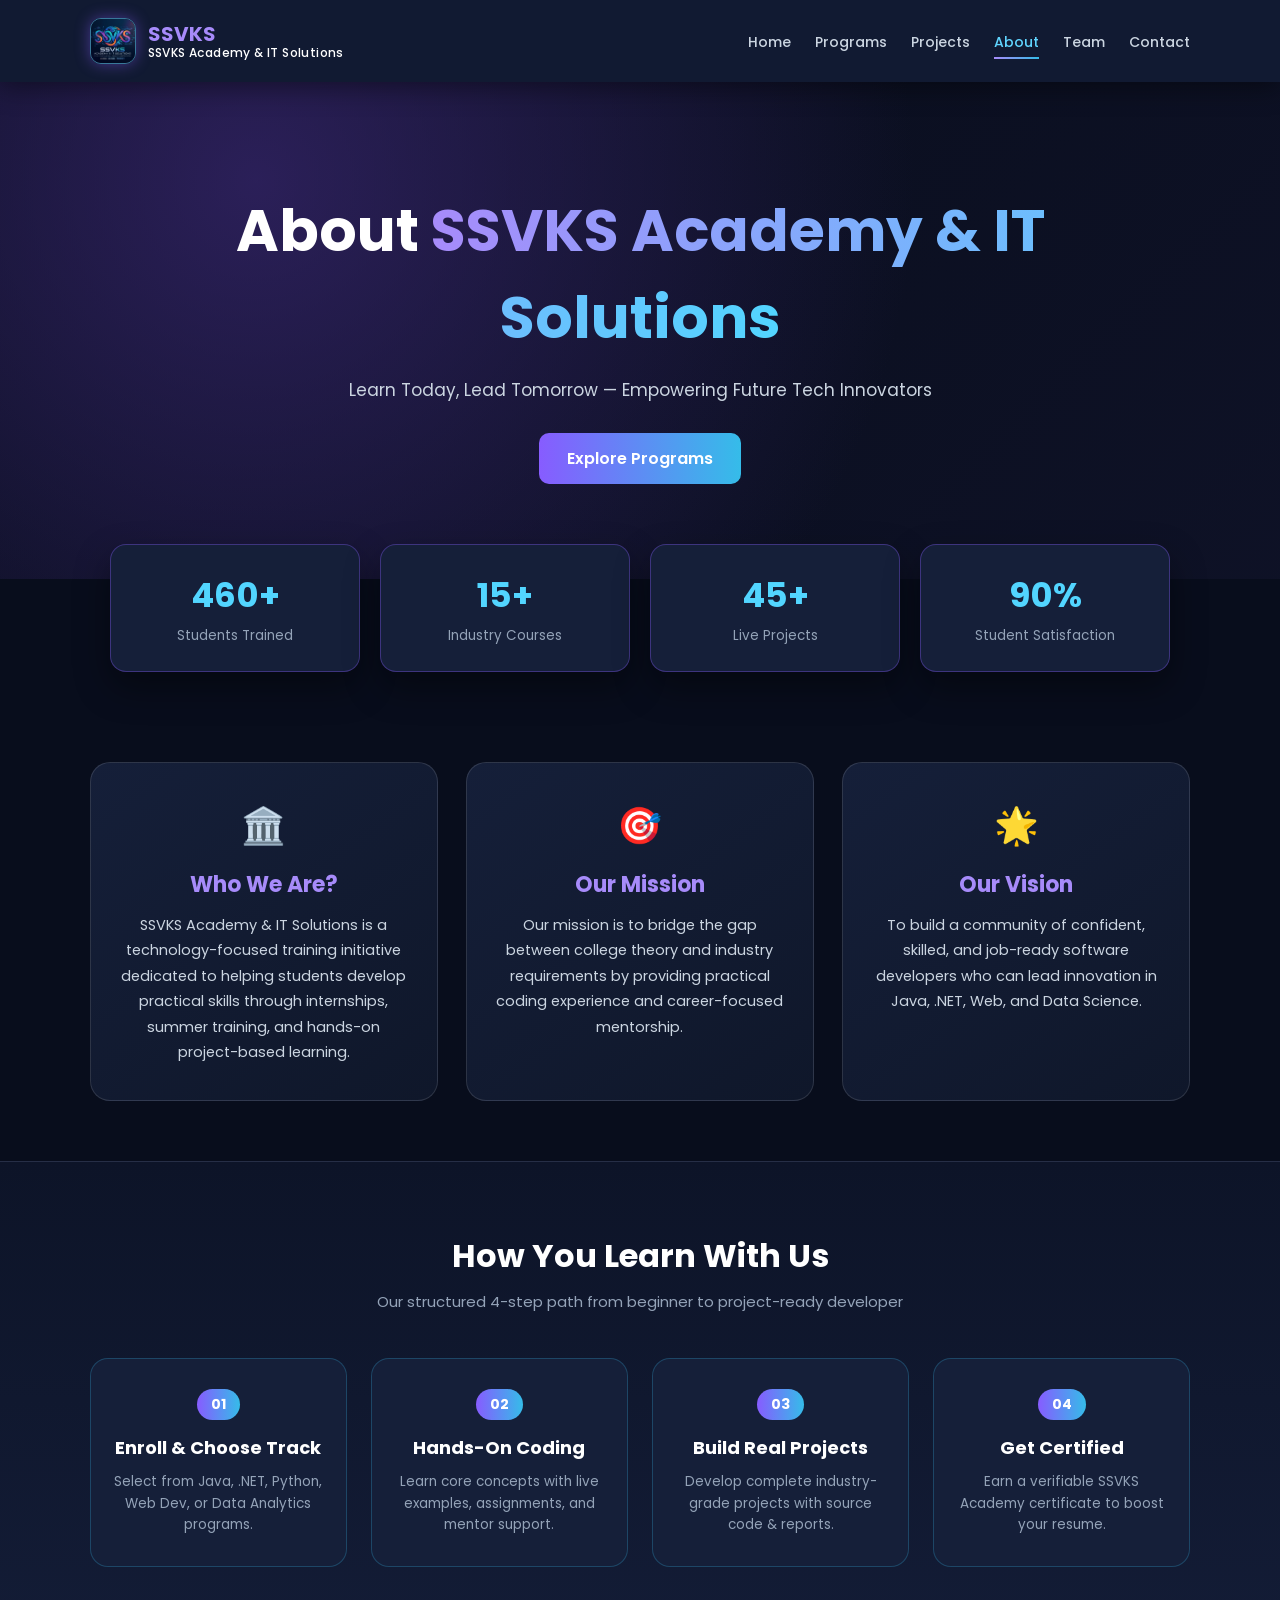
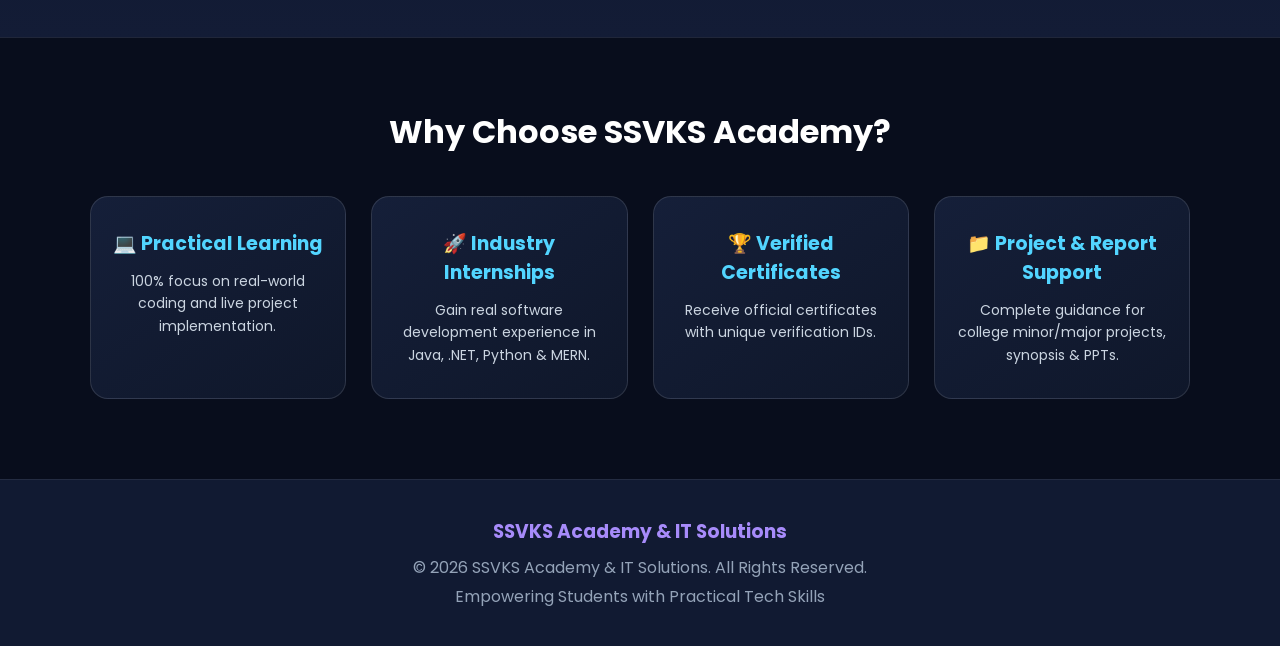
<file: about.html>
<!DOCTYPE html>
<html lang="en">
<head>
<title>About Us | SSVKS Academy & IT Solutions - IT Training & Certificate Center - Practical Tech Training</title>
<meta name="description" content="Learn about SSVKS Academy & IT Solutions at UPSIDC Nabipur, Kanpur Dehat — our mission, 4-step practical coding roadmap, and verifiable internship programs for B.Tech, BCA, MCA & PGDCA students.">
<meta name="robots" content="index, follow">
<link rel="canonical" href="https://satyashuj.github.io/SSVKS-Academy-IT-Solutions/about.html">
    
  
<meta name="description" content="Learn about SSVKS Academy & IT Solutions, our mission, 4-step practical learning roadmap, and industry-ready internships for IT, CS, PGDCA & B.Tech students.">
<link rel="canonical" href="https://satyashuj.github.io/SSVKS-Academy-IT-Solutions/about.html">
    <meta charset="UTF-8">
    <meta name="viewport" content="width=device-width, initial-scale=1.0">
  <meta name="title" content="About Us | SSVKS Academy & IT Solutions - IT Training & Certificate Center in Kanpur Dehat">
    <meta name="description" content="Learn about SSVKS Academy & IT Solutions (E-141 H, UPSIDC Nabipur, Kanpur Dehat) — our mission, 4-step practical coding roadmap, live projects, and verifiable internship programs for B.Tech, BCA, MCA, PGDCA & O-Level students.">
    <meta name="keywords" content="About SSVKS Academy, SSVKS Academy & IT Solutions, IT Training Institute UPSIDC Nabipur, Best Computer Training Kanpur Dehat, Coding Internship Roadmap, Java .NET Python MERN Training, Verifiable Internship Certificate Center, Final Year Project Guidance">
    <meta name="author" content="Satyanshu Saxena - SSVKS Academy & IT Solutions">
    <meta name="robots" content="index, follow, max-snippet:-1, max-image-preview:large, max-video-preview:-1">
    <meta name="googlebot" content="index, follow">
    <meta name="theme-color" content="#080d1c">
    <link rel="canonical" href="https://satyashuj.github.io/SSVKS-Academy-IT-Solutions/about.html">

    <!-- Local SEO Geo Tags -->
    <meta name="geo.region" content="IN-UP">
    <meta name="geo.placename" content="E-141 H, UPSIDC Nabipur, Kanpur Dehat, Uttar Pradesh 209311">
    <meta name="geo.position" content="26.3820;79.9482">
    <meta name="ICBM" content="26.3820, 79.9482">

    <!-- Favicon -->
    <link rel="icon" type="image/png" href="images/logo.png">
    <link rel="apple-touch-icon" href="images/logo.png">

    <!-- Open Graph (WhatsApp, LinkedIn, Facebook Preview) -->
    <meta property="og:type" content="website">
    <meta property="og:locale" content="en_IN">
    <meta property="og:site_name" content="SSVKS Academy & IT Solutions">
    <meta property="og:url" content="https://satyashuj.github.io/SSVKS-Academy-IT-Solutions/about.html">
    <meta property="og:title" content="About Us | SSVKS Academy & IT Solutions">
    <meta property="og:description" content="Discover our mission, 4-step practical learning roadmap, and industry-ready internships in Java, .NET, Python & MERN with verifiable certificates.">
    <meta property="og:image" content="https://satyashuj.github.io/SSVKS-Academy-IT-Solutions/images/logo.png">
    <meta property="og:image:alt" content="SSVKS Academy & IT Solutions Official Logo">

    <!-- Twitter / X Card -->
    <meta name="twitter:card" content="summary_large_image">
    <meta name="twitter:url" content="https://satyashuj.github.io/SSVKS-Academy-IT-Solutions/about.html">
    <meta name="twitter:title" content="About Us | SSVKS Academy & IT Solutions">
    <meta name="twitter:description" content="Empowering students with practical software training, live projects, and verifiable certificates.">
    <meta name="twitter:image" content="https://satyashuj.github.io/SSVKS-Academy-IT-Solutions/images/logo.png">

    <!-- AboutPage & Breadcrumb Structured Data (JSON-LD) -->
    <script type="application/ld+json">
    {
      "@context": "https://schema.org",
      "@graph": [
        {
          "@type": "AboutPage",
          "@id": "https://satyashuj.github.io/SSVKS-Academy-IT-Solutions/about.html#webpage",
          "url": "https://satyashuj.github.io/SSVKS-Academy-IT-Solutions/about.html",
          "name": "About Us | SSVKS Academy & IT Solutions",
          "description": "Mission, vision, and 4-step practical coding roadmap at SSVKS Academy & IT Solutions, UPSIDC Nabipur, Kanpur Dehat.",
          "isPartOf": {
            "@id": "https://satyashuj.github.io/SSVKS-Academy-IT-Solutions/#website"
          },
          "about": {
            "@id": "https://satyashuj.github.io/SSVKS-Academy-IT-Solutions/#organization"
          }
        },
        {
          "@type": "BreadcrumbList",
          "itemListElement": [
            {
              "@type": "ListItem",
              "position": 1,
              "name": "Home",
              "item": "https://satyashuj.github.io/SSVKS-Academy-IT-Solutions/"
            },
            {
              "@type": "ListItem",
              "position": 2,
              "name": "About Us",
              "item": "https://satyashuj.github.io/SSVKS-Academy-IT-Solutions/about.html"
            }
          ]
        }
      ]
    }
    </script>
    <link rel="stylesheet" href="about.css">
</head>
<body>

    <!-- Navbar -->
    <header class="navbar">
        <a href="index.html" class="logo">
            <img src="images/logo.png" alt="Logo" class="logo-img">
            <div class="logo-text">
                SSVKS <span>SSVKS Academy & IT Solutions</span>
            </div>
        </a>
        <nav>
            <a href="index.html">Home</a>
            <a href="index.html#programs">Programs</a>
            <a href="index.html#projects">Projects</a>
            <a href="about.html" class="active">About</a>
            <a href="team.html">Team</a>
            <a href="contact.html">Contact</a>
        </nav>
    </header>

    <!-- Hero Section with Looping Background Video -->
    <section class="hero">
        <video autoplay muted loop playsinline class="hero-video">
            <source src="videos/gemini_generated_video_ba03ac91.mp4" type="video/mp4">
            Your browser does not support the video tag.
        </video>

        <div class="hero-overlay"></div>

        <div class="hero-content">
            <h1>About <span>SSVKS Academy & IT Solutions</span></h1>
            <p>Learn Today, Lead Tomorrow — Empowering Future Tech Innovators</p>
            <a href="index.html#programs" class="btn">Explore Programs</a>
        </div>
    </section>

    <!-- Animated Stats Counter Bar -->
    <section class="stats-bar">
        <div class="stat-item">
            <h2 class="counter" data-target="500">0</h2><span>+</span>
            <p>Students Trained</p>
        </div>
        <div class="stat-item">
            <h2 class="counter" data-target="15">0</h2><span>+</span>
            <p>Industry Courses</p>
        </div>
        <div class="stat-item">
            <h2 class="counter" data-target="50">0</h2><span>+</span>
            <p>Live Projects</p>
        </div>
        <div class="stat-item">
            <h2 class="counter" data-target="98">0</h2><span>%</span>
            <p>Student Satisfaction</p>
        </div>
    </section>

    <!-- Who We Are / Mission / Vision Cards -->
    <section class="about-grid">
        <div class="about-card">
            <div class="icon-box">🏛️</div>
            <h2>Who We Are?</h2>
            <p>
                SSVKS Academy & IT Solutions is a technology-focused training initiative
                dedicated to helping students develop practical skills through
                internships, summer training, and hands-on project-based learning.
            </p>
        </div>

        <div class="about-card">
            <div class="icon-box">🎯</div>
            <h2>Our Mission</h2>
            <p>
                Our mission is to bridge the gap between college theory and industry
                requirements by providing practical coding experience and career-focused
                mentorship.
            </p>
        </div>

        <div class="about-card">
            <div class="icon-box">🌟</div>
            <h2>Our Vision</h2>
            <p>
                To build a community of confident, skilled, and job-ready software
                developers who can lead innovation in Java, .NET, Web, and Data Science.
            </p>
        </div>
    </section>

    <!-- 4-Step Learning Roadmap -->
    <section class="roadmap-section">
        <h2>How You Learn With Us</h2>
        <p class="section-sub">Our structured 4-step path from beginner to project-ready developer</p>
        
        <div class="roadmap-container">
            <div class="step-card">
                <span class="step-num">01</span>
                <h3>Enroll & Choose Track</h3>
                <p>Select from Java, .NET, Python, Web Dev, or Data Analytics programs.</p>
            </div>
            <div class="step-card">
                <span class="step-num">02</span>
                <h3>Hands-On Coding</h3>
                <p>Learn core concepts with live examples, assignments, and mentor support.</p>
            </div>
            <div class="step-card">
                <span class="step-num">03</span>
                <h3>Build Real Projects</h3>
                <p>Develop complete industry-grade projects with source code & reports.</p>
            </div>
            <div class="step-card">
                <span class="step-num">04</span>
                <h3>Get Certified</h3>
                <p>Earn a verifiable SSVKS Academy certificate to boost your resume.</p>
            </div>
        </div>
    </section>

    <!-- Key Features Section -->
    <section class="features-section">
        <h2>Why Choose SSVKS Academy?</h2>
        <div class="features">
            <div class="feature-card">
                <h3>💻 Practical Learning</h3>
                <p>100% focus on real-world coding and live project implementation.</p>
            </div>

            <div class="feature-card">
                <h3>🚀 Industry Internships</h3>
                <p>Gain real software development experience in Java, .NET, Python & MERN.</p>
            </div>

            <div class="feature-card">
                <h3>🏆 Verified Certificates</h3>
                <p>Receive official certificates with unique verification IDs.</p>
            </div>

            <div class="feature-card">
                <h3>📁 Project & Report Support</h3>
                <p>Complete guidance for college minor/major projects, synopsis & PPTs.</p>
            </div>
        </div>
    </section>

    <!-- Footer -->
    <footer>
        <h3>SSVKS Academy & IT Solutions</h3>
        <p>© 2026 SSVKS Academy & IT Solutions. All Rights Reserved.</p>
        <p>Empowering Students with Practical Tech Skills</p>
    </footer>

    <script src="about.js"></script>
</body>
</html>
</file>
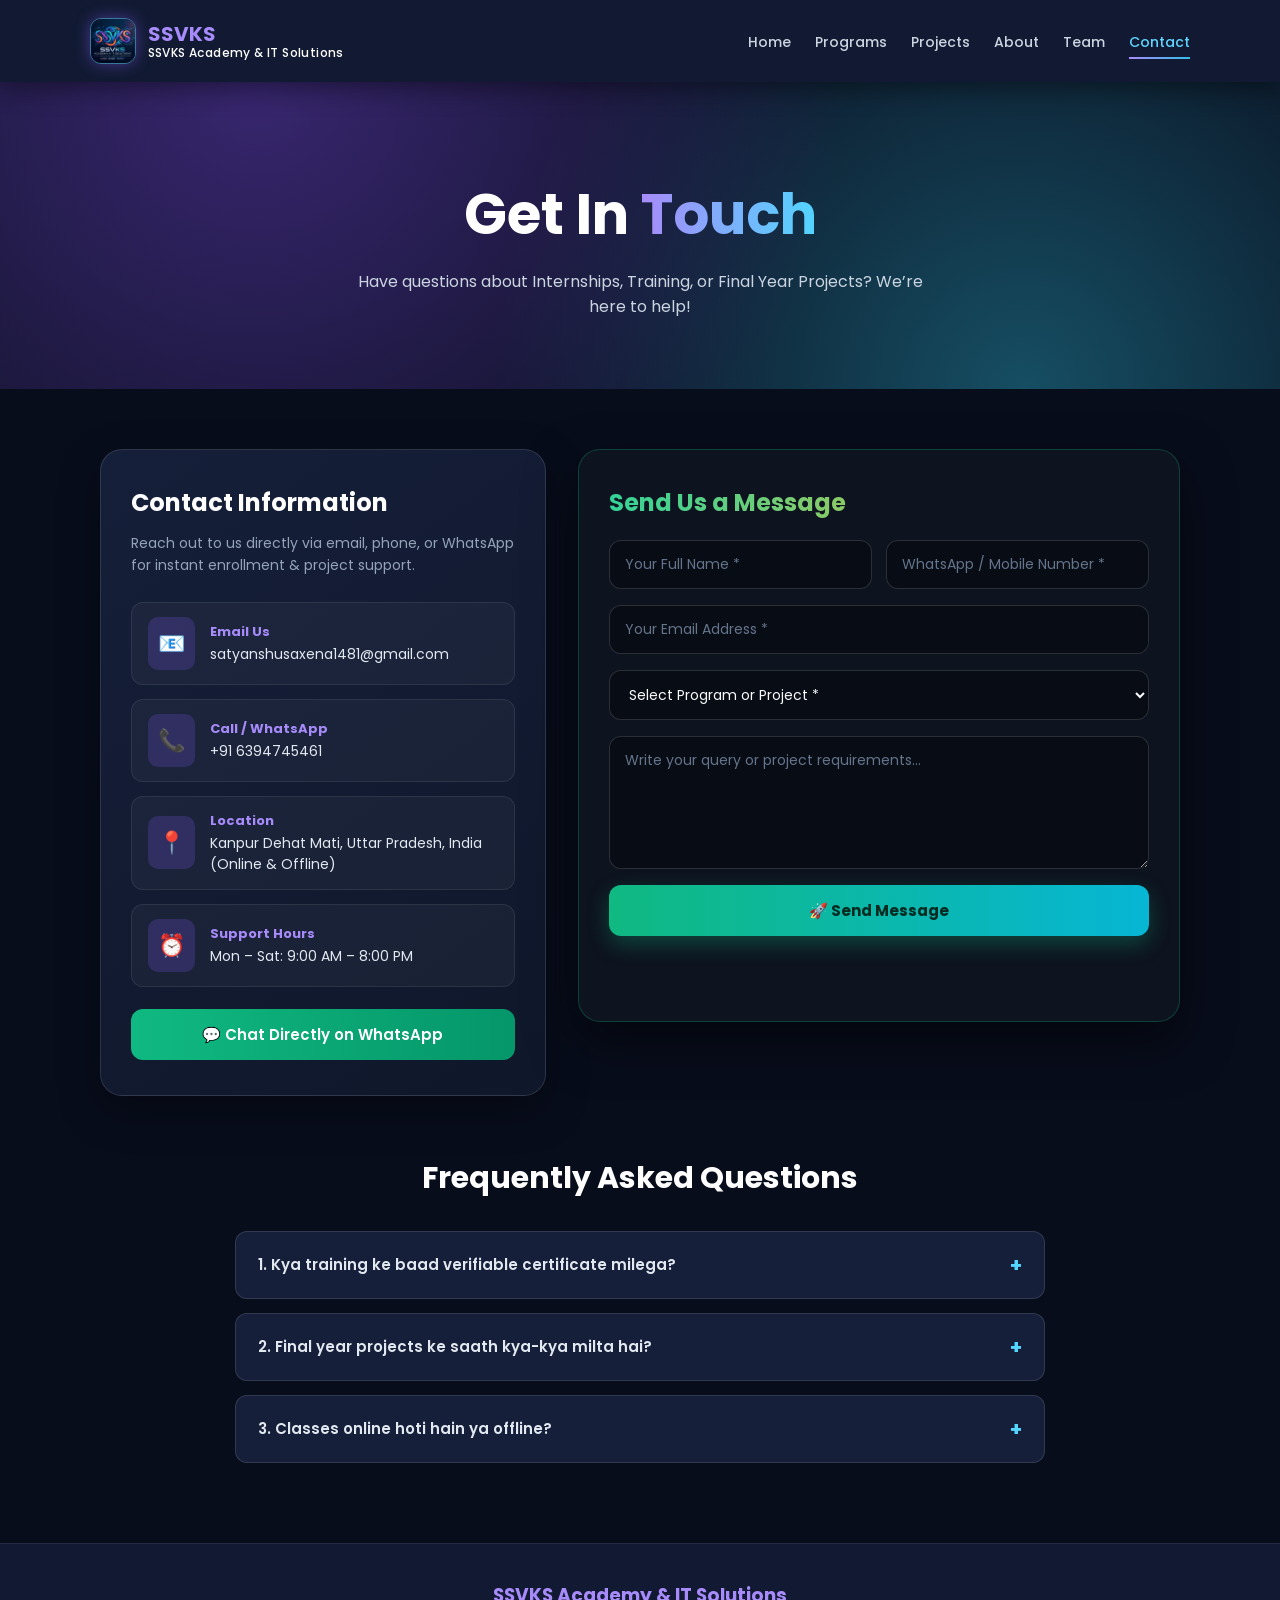
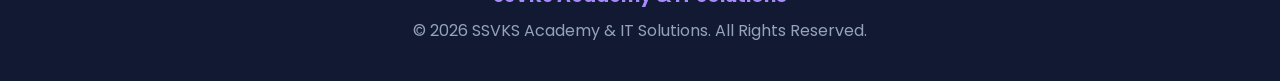
<file: contact.html>
<!DOCTYPE html>
<html lang="en">
<head>
    <meta charset="UTF-8">
    <meta name="viewport" content="width=device-width, initial-scale=1.0">
    <meta http-equiv="X-UA-Compatible" content="IE=edge">

    <!-- Primary SEO Meta Tags -->
    <title>Contact & Admissions | SSVKS Academy & IT Solutions - UPSIDC Nabipur, Kanpur Dehat</title>
    <meta name="title" content="Contact & Admissions | SSVKS Academy & IT Solutions - UPSIDC Nabipur, Kanpur Dehat">
    <meta name="description" content="Contact SSVKS Academy & IT Solutions at E-141 H, UPSIDC Nabipur, Kanpur Dehat (UP 209311) or call +91-6394745461 for coding internship enrollment, summer training, and final year CS/IT project source code & report support.">
    <meta name="keywords" content="Contact SSVKS Academy, SSVKS Academy & IT Solutions Address, IT Training Center UPSIDC Nabipur, Kanpur Dehat Computer Institute Contact, Internship Admission Kanpur Dehat, Final Year Project Support Contact, Summer Training Registration">
    <meta name="author" content="Satyanshu Saxena - SSVKS Academy & IT Solutions">
    <meta name="robots" content="index, follow, max-snippet:-1, max-image-preview:large, max-video-preview:-1">
    <meta name="googlebot" content="index, follow">
    <meta name="theme-color" content="#080d1c">
    <link rel="canonical" href="https://satyashuj.github.io/SSVKS-Academy-IT-Solutions/contact.html">

    <!-- Local SEO Geo Tags (UPSIDC Nabipur, Kanpur Dehat) -->
    <meta name="geo.region" content="IN-UP">
    <meta name="geo.placename" content="E-141 H, UPSIDC Nabipur, Kanpur Dehat, Uttar Pradesh 209311">
    <meta name="geo.position" content="26.3820;79.9482">
    <meta name="ICBM" content="26.3820, 79.9482">

    <!-- Favicon -->
    <link rel="icon" type="image/png" href="images/logo.png">
    <link rel="apple-touch-icon" href="images/logo.png">

    <!-- Open Graph (WhatsApp, LinkedIn, Facebook Preview) -->
    <meta property="og:type" content="website">
    <meta property="og:locale" content="en_IN">
    <meta property="og:site_name" content="SSVKS Academy & IT Solutions">
    <meta property="og:url" content="https://satyashuj.github.io/SSVKS-Academy-IT-Solutions/contact.html">
    <meta property="og:title" content="Contact & Admissions | SSVKS Academy & IT Solutions">
    <meta property="og:description" content="Reach out to SSVKS Academy & IT Solutions (E-141 H, UPSIDC Nabipur, Kanpur Dehat) for internships, summer training & final year software projects.">
    <meta property="og:image" content="https://satyashuj.github.io/SSVKS-Academy-IT-Solutions/images/logo.png">
    <meta property="og:image:alt" content="SSVKS Academy & IT Solutions Official Logo">

    <!-- Twitter / X Card -->
    <meta name="twitter:card" content="summary_large_image">
    <meta name="twitter:url" content="https://satyashuj.github.io/SSVKS-Academy-IT-Solutions/contact.html">
    <meta name="twitter:title" content="Contact & Admissions | SSVKS Academy & IT Solutions">
    <meta name="twitter:description" content="Get in touch for coding internships, summer training & final year project support.">
    <meta name="twitter:image" content="https://satyashuj.github.io/SSVKS-Academy-IT-Solutions/images/logo.png">

    <!-- ContactPage & Breadcrumb Structured Data (JSON-LD) -->
    <script type="application/ld+json">
    {
      "@context": "https://schema.org",
      "@graph": [
        {
          "@type": "ContactPage",
          "@id": "https://satyashuj.github.io/SSVKS-Academy-IT-Solutions/contact.html#webpage",
          "url": "https://satyashuj.github.io/SSVKS-Academy-IT-Solutions/contact.html",
          "name": "Contact & Admissions | SSVKS Academy & IT Solutions",
          "description": "Contact details, admission inquiry, and center address for SSVKS Academy & IT Solutions in UPSIDC Nabipur, Kanpur Dehat.",
          "isPartOf": {
            "@id": "https://satyashuj.github.io/SSVKS-Academy-IT-Solutions/#website"
          },
          "mainEntity": {
            "@id": "https://satyashuj.github.io/SSVKS-Academy-IT-Solutions/#organization"
          }
        },
        {
          "@type": "BreadcrumbList",
          "itemListElement": [
            {
              "@type": "ListItem",
              "position": 1,
              "name": "Home",
              "item": "https://satyashuj.github.io/SSVKS-Academy-IT-Solutions/"
            },
            {
              "@type": "ListItem",
              "position": 2,
              "name": "Contact Us",
              "item": "https://satyashuj.github.io/SSVKS-Academy-IT-Solutions/contact.html"
            }
          ]
        }
      ]
    }
    </script>

    <link rel="stylesheet" href="contact.css">
</head>
<body>

    <!-- Navbar -->
    <header class="navbar">
        <a href="index.html" class="logo">
            <img src="images/logo.png" alt="Logo" class="logo-img">
            <div class="logo-text">
                SSVKS <span>SSVKS Academy & IT Solutions</span>
            </div>
        </a>
        <nav>
            <a href="index.html">Home</a>
            <a href="index.html#programs">Programs</a>
            <a href="index.html#projects">Projects</a>
            <a href="about.html">About</a>
            <a href="team.html">Team</a>
            <a href="contact.html" class="active">Contact</a>
        </nav>
    </header>

    <!-- Hero Section -->
    <section class="hero">
        <h1>Get In <span>Touch</span></h1>
        <p>Have questions about Internships, Training, or Final Year Projects? We’re here to help!</p>
    </section>

    <!-- Contact Section -->
    <section class="contact-section">

        <!-- Left Side: Contact Info Cards -->
        <div class="contact-info">
            <h2>Contact Information</h2>
            <p class="info-sub">Reach out to us directly via email, phone, or WhatsApp for instant enrollment & project support.</p>

            <div class="info-item">
                <span class="info-icon">📧</span>
                <div>
                    <h4>Email Us</h4>
                    <p>satyanshusaxena1481@gmail.com</p>
                </div>
            </div>

            <div class="info-item">
                <span class="info-icon">📞</span>
                <div>
                    <h4>Call / WhatsApp</h4>
                    <p>+91 6394745461</p>
                </div>
            </div>

            <div class="info-item">
                <span class="info-icon">📍</span>
                <div>
                    <h4>Location</h4>
                    <p>Kanpur Dehat Mati, Uttar Pradesh, India (Online & Offline)</p>
                </div>
            </div>

            <div class="info-item">
                <span class="info-icon">⏰</span>
                <div>
                    <h4>Support Hours</h4>
                    <p>Mon – Sat: 9:00 AM – 8:00 PM</p>
                </div>
            </div>

            <!-- Direct WhatsApp Quick Button -->
            <a href="https://wa.me/916394745461?text=Hello%20SSVKS%20Academy!%20I%20want%20to%20enquire%20about%20Programs%20/%20Projects." 
               target="_blank" class="whatsapp-btn">
                💬 Chat Directly on WhatsApp
            </a>
        </div>

        <!-- Right Side: Interactive Inquiry Form (Formspree) -->
        <form id="contactForm" action="https://formspree.io/f/mvkadbvv" method="POST">
            <h2>Send Us a Message</h2>

            <input type="hidden" name="_subject" value="New Student Inquiry - SSVKS Academy & IT Solutions">

            <div class="input-group">
                <input type="text" id="name" name="Student Name" placeholder="Your Full Name *" required>
                <input type="tel" id="phone" name="WhatsApp / Mobile" placeholder="WhatsApp / Mobile Number *" required>
            </div>

            <input type="email" id="email" name="Email Address" placeholder="Your Email Address *" required>

            <select id="interest" name="Selected Program / Project" required>
                <option value="" disabled selected>Select Program or Project *</option>
                <optgroup label="Programs & Internships (₹2,599 - ₹5,499)">
                    <option value="Summer Training (₹2,599)">Summer Training (₹2,599)</option>
                    <option value="C & C++ Bootcamp (₹2,799)">C & C++ Bootcamp (₹2,799)</option>
                    <option value="Core Java SE & Swing (₹3,299)">Core Java SE & Swing (₹3,299)</option>
                    <option value="Python & Data Analytics (₹3,799)">Python & Data Analytics (₹3,799)</option>
                    <option value="Web Development (₹3,999)">Web Development (₹3,999)</option>
                    <option value=".NET & ASP.NET Web Forms (₹4,499)">.NET & ASP.NET Web Forms (₹4,499)</option>
                    <option value="Data Science & AI (₹4,799)">Data Science & AI (₹4,799)</option>
                    <option value="Java Enterprise - JSP & Spring Boot (₹5,199)">Java Enterprise - JSP & Spring Boot (₹5,199)</option>
                    <option value="Full Stack MERN Development (₹5,499)">Full Stack MERN Development (₹5,499)</option>
                </optgroup>
                <optgroup label="Ready-Made & Final Year Projects">
                    <option value="Java SE / Swing / JSP Project">Java SE / Swing / JSP Project</option>
                    <option value="Spring Boot Enterprise Project">Spring Boot Enterprise Project</option>
                    <option value="ASP.NET / Web Forms / ADO.NET Project">ASP.NET / Web Forms / ADO.NET Project</option>
                    <option value="Python Data Analytics / ML Project">Python Data Analytics / ML Project</option>
                    <option value="Web Development / MERN Project">Web Development / MERN Project</option>
                </optgroup>
            </select>

            <textarea id="message" name="Message / Requirements" placeholder="Write your query or project requirements..." rows="5" required></textarea>

            <button type="submit" id="submitBtn">🚀 Send Message</button>

            <div id="formStatus" style="margin-top: 14px; font-weight: 600;"></div>
        </form>
    </section>

    <!-- Quick FAQ Section -->
    <section class="faq-section">
        <h2>Frequently Asked Questions</h2>
        <div class="faq-container">
            <div class="faq-item">
                <div class="faq-question">1. Kya training ke baad verifiable certificate milega? <span>+</span></div>
                <div class="faq-answer">Haan! Har internship aur training program complete karne par aapko unique verification ID ke saath official SSVKS Academy & IT Solutions certificate milega.</div>
            </div>
            <div class="faq-item">
                <div class="faq-question">2. Final year projects ke saath kya-kya milta hai? <span>+</span></div>
                <div class="faq-answer">Projects ke saath complete Source Code, Database file, Synopsis, Project Report (DOCX/PDF), PPT aur laptop par setup support milta hai.</div>
            </div>
            <div class="faq-item">
                <div class="faq-question">3. Classes online hoti hain ya offline? <span>+</span></div>
                <div class="faq-answer">Dono options available hain! Aap live online mentorship sessions join kar sakte hain ya hamare Kanpur Dehat center par offline training le sakte hain.</div>
            </div>
        </div>
    </section>

    <!-- Footer -->
    <footer>
        <h3>SSVKS Academy & IT Solutions</h3>
        <p>© 2026 SSVKS Academy & IT Solutions. All Rights Reserved.</p>
    </footer>

    <!-- Formspree Submission + FAQ Toggle Script -->
    <script>
    // Formspree AJAX Submit
    document.getElementById("contactForm").addEventListener("submit", async function(e) {
        e.preventDefault();
        const form = e.target;
        const status = document.getElementById("formStatus");
        const submitBtn = document.getElementById("submitBtn");

        submitBtn.disabled = true;
        submitBtn.textContent = "⏳ Sending Message...";
        status.innerHTML = "";

        try {
            const response = await fetch(form.action, {
                method: form.method,
                body: new FormData(form),
                headers: {
                    'Accept': 'application/json'
                }
            });

            if (response.ok) {
                status.style.color = "#34d399";
                status.innerHTML = "✅ Thank you! Your inquiry has been sent to SSVKS Academy. We will contact you shortly.";
                form.reset();
            } else {
                const data = await response.json();
                status.style.color = "#fda4af";
                status.innerHTML = data.errors
                    ? "❌ " + data.errors.map(err => err.message).join(", ")
                    : "❌ Oops! There was a problem submitting your form.";
            }
        } catch (error) {
            status.style.color = "#fda4af";
            status.innerHTML = "❌ Network error! Please check your internet connection and try again.";
        } finally {
            submitBtn.disabled = false;
            submitBtn.textContent = "🚀 Send Message";
        }
    });

    // FAQ Accordion Toggle
    document.querySelectorAll(".faq-question").forEach(q => {
        q.addEventListener("click", () => {
            const item = q.parentElement;
            item.classList.toggle("active");
            const icon = q.querySelector("span");
            icon.textContent = item.classList.contains("active") ? "−" : "+";
        });
    });
    </script>
</body>
</html>
</file>
<file: style.css>
@import url('https://fonts.googleapis.com/css2?family=Poppins:wght@400;500;600;700&display=swap');

* {
    margin: 0;
    padding: 0;
    box-sizing: border-box;
}

html {
    scroll-behavior: smooth;
}

body {
    font-family: 'Poppins', sans-serif;
    background: #90a8f0;
    color: white;
    overflow-x: hidden;
}



/* PREMIUM HERO SECTION */

.hero {
    min-height: 380px;
    padding: 110px 20px 60px;
    text-align: center;
    color: white;
    background:
        radial-gradient(circle at 20% 0%, #38266f, transparent 55%),
        linear-gradient(110deg, #101329, #080d1c);
    animation: heroFade 1s ease;
}

.hero h1 {
    font-size: clamp(40px, 6vw, 65px);
    font-weight: 700;
    margin-bottom: 20px;
    animation: heroSlide 1s ease;
}

.hero h1 span {
    background: linear-gradient(90deg, #a78bfa, #60a5fa);
    color: transparent;
    background-clip: text;
    -webkit-background-clip: text;
}

.hero p {
    font-size: 16px;
    color: #cbd5e1;
    margin-bottom: 28px;
    animation: heroSlide 1.3s ease;
}

.hero .btn {
    display: inline-block;
    padding: 15px 23px;
    border-radius: 10px;
    background: linear-gradient(100deg, #875cff, #35bce9);
    color: white;
    font-weight: 700;
    text-decoration: none;
    transition: 0.35s ease;
    animation: heroSlide 1.5s ease;
}

.hero .btn:hover {
    transform: translateY(-5px) scale(1.04);
    box-shadow: 0 10px 30px #875cff70;
}

@keyframes heroFade {
    from { opacity: 0; }
    to { opacity: 1; }
}

@keyframes heroSlide {
    from {
        opacity: 0;
        transform: translateY(25px);
    }
    to {
        opacity: 1;
        transform: translateY(0);
    }
}

@media(max-width: 600px) {
    .hero {
        padding: 90px 15px 60px;
        min-height: auto;
    }

    .hero h1 {
        font-size: 38px;
    }

    .hero p {
        font-size: 14px;
    }
}



.hero h1 {
    font-size: clamp(40px, 6vw, 65px);
    font-weight: 700;
    margin-bottom: 20px;
    min-height: 1.3em;
}

#typingText {
    background: linear-gradient(90deg, #ffffff, #a78bfa, #60a5fa);
    color: transparent;
    background-clip: text;
    -webkit-background-clip: text;
}

.cursor {
    color: #60d5ff;
    animation: blink 0.7s infinite;
    font-weight: 400;
}

@keyframes blink {
    50% {
        opacity: 0;
    }
}



/* HEADER */
header {
    display: flex;
    justify-content: space-between;
    align-items: center;
    padding: 20px 7%;
    background: #111a32;
    position: sticky;
    top: 0;
    z-index: 10;
    animation: headerEntry 0.8s ease;
    box-shadow: 0 5px 20px #0003;
}

.logo {
    color: #a78bfa;
    font-size: 23px;
    font-weight: bold;
    transition: 0.4s ease;
}

.logo:hover {
    transform: scale(1.06);
    text-shadow: 0 0 15px #a78bfa;
}

.logo span {
    font-size: 16px;
    color: white;
}

nav a {
    color: white;
    text-decoration: none;
    margin-left: 20px;
    font-size: 14px;
    position: relative;
    transition: 0.3s ease;
}

nav a::after {
    content: "";
    position: absolute;
    width: 0;
    height: 2px;
    background: #60d5ff;
    left: 0;
    bottom: -6px;
    transition: 0.3s ease;
}

nav a:hover {
    color: #60d5ff;
}

nav a:hover::after {
    width: 100%;
}

/* HERO SECTION */
.hero {
    min-height: 480px;
    text-align: center;
    padding: 130px 20px;
    background: radial-gradient(circle at top, #43308c, #080d1c 70%);
    position: relative;
    overflow: hidden;
    animation: fadeIn 1.2s ease;
}

.hero::before {
    content: "";
    position: absolute;
    width: 350px;
    height: 350px;
    background: #875cff30;
    border-radius: 50%;
    filter: blur(80px);
    top: -100px;
    left: -100px;
    animation: floating 6s ease-in-out infinite;
    pointer-events: none;
}

.hero h1 {
    font-size: clamp(40px, 7vw, 65px);
    margin-bottom: 15px;
    position: relative;
    animation: textEntry 1s ease;
}

.hero h1 span {
    background: linear-gradient(90deg, #a78bfa, #52d5ff);
    color: transparent;
    background-clip: text;
    -webkit-background-clip: text;
    background-size: 200% auto;
    animation: textGradient 4s linear infinite;
}

.hero p {
    color: #c1c9e0;
    margin-bottom: 30px;
    animation: textEntry 1.3s ease;
}

/* BUTTONS */
.btn, button {
    border: none;
    background: linear-gradient(90deg, #875cff, #39bde9);
    color: white;
    padding: 13px 22px;
    border-radius: 9px;
    cursor: pointer;
    font-weight: bold;
    text-decoration: none;
    transition: 0.35s ease;
    position: relative;
    overflow: hidden;
}

.btn:hover, button:hover {
    transform: translateY(-4px) scale(1.03);
    box-shadow: 0 10px 25px #7655ff55;
}

.btn:active, button:active {
    transform: scale(0.96);
}

/* SECTIONS */
.section {
    padding: 80px 7%;
    text-align: center;
}

.section h2 {
    font-size: 34px;
    margin-bottom: 35px;
    animation: fadeUp 0.8s ease;
}

/* CARDS */
.cards {
    display: grid;
    grid-template-columns: repeat(3, 1fr);
    gap: 22px;
}

.card {
    background: #151f39;
    border: 1px solid #ffffff20;
    padding: 30px 20px;
    border-radius: 18px;
    transition: all 0.4s ease;
    animation: cardEntry 0.9s ease both;
}

.card:nth-child(2) {
    animation-delay: 0.15s;
}

.card:nth-child(3) {
    animation-delay: 0.3s;
}

.card:hover {
    transform: translateY(-10px) rotateX(5deg);
    border-color: #9b7aff;
    box-shadow: 0 15px 35px #0006;
}

.card h3 {
    color: #a78bfa;
    margin-bottom: 15px;
    transition: 0.3s ease;
}

.card:hover h3 {
    color: #52d5ff;
}

.card p {
    color: #bac5dd;
    margin: 12px;
    line-height: 1.7;
}

/* GENERATOR */
.generator {
    display: grid;
    grid-template-columns: 1fr 1.4fr;
    gap: 25px;
    align-items: center;
}

/* FORM */
.form {
    background: #151f39;
    padding: 25px;
    border-radius: 15px;
    border: 1px solid #ffffff15;
    transition: 0.4s ease;
    animation: fadeUp 1s ease;
}

.form:hover {
    box-shadow: 0 15px 35px #0004;
    transform: translateY(-5px);
}

input {
    width: 100%;
    padding: 13px;
    margin: 10px 0;
    border: 1px solid #ffffff25;
    border-radius: 8px;
    background: #090f20;
    color: white;
    transition: 0.3s ease;
}

input:focus {
    outline: none;
    border-color: #875cff;
    box-shadow: 0 0 0 4px #875cff25;
    transform: translateY(-2px);
}

.form button {
    width: 100%;
    margin-top: 12px;
}

/* CERTIFICATE */
.certificate {
    background: linear-gradient(135deg, #fff, #e7eaff);
    color: #202b52;
    padding: 35px 20px;
    min-height: 370px;
    border: 8px double #9275e8;
    display: flex;
    flex-direction: column;
    justify-content: center;
    gap: 13px;
    box-shadow: 0 15px 40px #0005;
    transition: 0.4s ease;
    animation: certificateEntry 1.2s ease;
    position: relative;
}

.certificate:hover {
    transform: translateY(-6px);
    box-shadow: 0 22px 45px #0006;
}

.certificate h1 {
    font-size: 38px;
    color: #7758c9;
    animation: fadeUp 1s ease;
}

.certificate h2 {
    color: #7657bd;
    margin: 0;
}

.certificate-footer {
    display: flex;
    justify-content: space-between;
    font-size: 11px;
    margin-top: 25px;
}

/* VERIFY */
#verify input {
    max-width: 400px;
}

#verifyResult {
    margin-top: 20px;
    color: #64e8b5;
}

/* FOOTER */
footer {
    background: #111a32;
    padding: 35px;
    text-align: center;
    color: #aebbd5;
    transition: 0.3s ease;
}

footer h3 {
    color: #a78bfa;
    margin-bottom: 10px;
}

footer:hover {
    background: #18264b;
}

/* =====================================
   ROYAL LIGHT BLUE & GOLD CERTIFICATE
===================================== */

.certificate-section .certificate {
    position: relative;
    isolation: isolate;
    overflow: hidden;

    min-height: 470px;
    padding: 55px 35px;

    display: flex;
    flex-direction: column;
    justify-content: center;
    align-items: center;
    text-align: center;
    gap: 13px;

    color: #0f172a;

    /* Soft Sky-Ice Light Blue Gradient */
    background: radial-gradient(circle at center, #f0f9ff 25%, #bae6fd 75%, #93c5fd 100%);

    border: 12px solid #0c244a;
    outline: 3px solid #d4af37;
    outline-offset: -19px;

    box-shadow:
        0 25px 60px rgba(0, 0, 0, 0.55),
        inset 0 0 40px rgba(2, 132, 199, 0.18);

    animation: royalEntry 1s ease;
    transition: 0.4s ease;
}

/* Golden & Deep Blue Inner Frame */
.certificate-section .certificate::before {
    content: "";
    position: absolute;
    inset: 17px;
    border: 2px solid #b48a28;
    pointer-events: none;
    z-index: -1;
}

/* Subtle Watermark */
.certificate-section .certificate::after {
    content: "SSVKS";
    position: absolute;
    font-family: Georgia, serif;
    font-size: 130px;
    font-weight: bold;
    letter-spacing: 8px;
    color: #0284c7;
    opacity: 0.06;
    z-index: -1;
    pointer-events: none;
}

/* Academy Name */
.certificate-section .certificate > h3:first-child {
    font-family: Georgia, serif;
    font-size: 19px;
    letter-spacing: 4px;
    font-weight: bold;
    color: #0369a1;
    text-transform: uppercase;
    margin-bottom: 4px;
}

/* Certificate Subtitle */
.certificate-section .certificate > p:first-of-type {
    font-size: 12px;
    letter-spacing: 4px;
    font-weight: 700;
    color: #1e3a8a;
    text-transform: uppercase;
}

/* Main Certificate Heading */
.certificate-section .certificate h1 {
    font-family: Georgia, serif;
    font-size: clamp(38px, 5vw, 58px);
    font-weight: bold;
    letter-spacing: 3px;
    color: #0c244a;
    margin: 8px 0;
    text-transform: uppercase;
    text-shadow: 1px 2px 3px rgba(255, 255, 255, 0.7);
}

/* Award Text */
.certificate-section .certificate > p {
    color: #1e293b;
    font-family: Georgia, serif;
    font-size: 14.5px;
    font-weight: 500;
    line-height: 1.7;
}

/* Student Name */
.certificate-section .certificate h2,
#outName {
    font-family: "Georgia", serif;
    font-size: clamp(26px, 3.2vw, 35px);
    font-weight: bold;
    font-style: italic;
    letter-spacing: 2px;
    color: #9a6b13;
    text-transform: capitalize;
    text-shadow: 1px 1px 1px rgba(255, 255, 255, 0.8);
    border-bottom: 2px solid #0284c7;
    padding: 6px 32px;
    margin: 5px 0;
}

/* Course Name */
.certificate-section .certificate > h3:nth-of-type(2) {
    color: #0c244a;
    font-size: 20px;
    font-weight: bold;
    letter-spacing: 1.5px;
    font-family: Georgia, serif;
    margin-top: 4px;
}

/* Duration & Date */
.certificate-section .certificate > p:nth-of-type(4),
.certificate-section .certificate > p:nth-of-type(5) {
    color: #0f172a;
    font-size: 12.5px;
    font-weight: 600;
}

/* Footer */
.certificate-section .certificate-footer {
    width: 100%;
    display: flex;
    justify-content: space-between;
    align-items: flex-end;
    gap: 15px;

    margin-top: 25px;
    padding: 18px 8px 0;

    border-top: 1.5px solid #0284c7;

    color: #0c244a;
    font-size: 12px;
    font-weight: 700;
}

/* Hover Effect */
.certificate-section .certificate:hover {
    transform: translateY(-7px);
    box-shadow: 0 30px 65px rgba(2, 132, 199, 0.35);
}

/* SECTION SUBTITLE */
.section-subtitle {
    color: #cbd5e1;
    font-size: 15px;
    margin-top: -22px;
    margin-bottom: 40px;
    animation: fadeUp 0.9s ease;
}

/* ALAG BACKGROUND FOR PROJECTS SECTION */
.projects-section {
    background: linear-gradient(180deg, #0d1428 0%, #131c36 100%);
    border-top: 1px solid #ffffff15;
    border-bottom: 1px solid #ffffff15;
}

/* PROJECT CARD SPECIFIC STYLING */
.project-card {
    border: 1px solid rgba(53, 188, 233, 0.25);
    background: linear-gradient(145deg, #111a32, #0b1122);
}

.project-card:hover {
    transform: translateY(-12px) scale(1.02);
    border-color: #35bce9;
    box-shadow: 0 18px 40px rgba(53, 188, 233, 0.28);
}

/* TECH STACK BADGE (TOP OF PROJECT CARD) */
.tech-badge {
    display: inline-block;
    align-self: center;
    background: rgba(53, 188, 233, 0.15);
    color: #60d5ff;
    border: 1px solid rgba(96, 213, 255, 0.35);
    font-size: 11.5px;
    font-weight: 600;
    letter-spacing: 0.6px;
    padding: 4px 12px;
    border-radius: 20px;
    margin-bottom: 14px;
    transition: 0.3s ease;
}

.project-card:hover .tech-badge {
    background: #35bce9;
    color: #080d1c;
}

/* WHAT'S INCLUDED TAG */
.project-includes {
    background: rgba(100, 232, 181, 0.1);
    border: 1px dashed rgba(100, 232, 181, 0.4);
    color: #64e8b5;
    font-size: 12.5px;
    font-weight: 500;
    padding: 7px 12px;
    border-radius: 8px;
    margin: 12px 0;
}

/* ALAG COLOR GRADIENT FOR PROJECT FEES */
.card .project-fee {
    background: linear-gradient(90deg, #10b981, #35bce9);
    box-shadow: 0 5px 15px rgba(16, 185, 129, 0.3);
}

.card:hover .project-fee {
    box-shadow: 0 8px 22px rgba(53, 188, 233, 0.55);
}

/* LOGO WITH IMAGE */
.logo {
    display: flex;
    align-items: center;
    gap: 12px;
    text-decoration: none;
    transition: 0.35s ease;
}

.logo-img {
    width: 46px;
    height: 46px;
    object-fit: cover;
    border-radius: 11px;
    border: 1.5px solid rgba(96, 213, 255, 0.5);
    box-shadow: 0 0 15px rgba(135, 92, 255, 0.45);
    transition: 0.35s ease;
}

.logo:hover .logo-img {
    transform: scale(1.08) rotate(-3deg);
    border-color: #60d5ff;
    box-shadow: 0 0 22px rgba(96, 213, 255, 0.75);
}

.logo-text {
    display: flex;
    flex-direction: column;
    line-height: 1.15;
    font-size: 20px;
    font-weight: 700;
    color: #a78bfa;
}

.logo-text span {
    font-size: 12px;
    font-weight: 500;
    color: #ffffff;
    letter-spacing: 0.4px;
}



/* HERO SECTION WITH LOOPING BACKGROUND VIDEO */
.hero {
    position: relative;
    min-height: 520px;
    padding: 130px 20px;
    display: flex;
    justify-content: center;
    align-items: center;
    text-align: center;
    color: #ffffff;
    overflow: hidden;
    background: #080d1c;
}

/* Background Video Styling */
.hero-video {
    position: absolute;
    top: 50%;
    left: 50%;
    min-width: 100%;
    min-height: 100%;
    width: auto;
    height: auto;
    transform: translate(-50%, -50%);
    object-fit: cover;
    z-index: 0;
}

/* Dark Purple-Blue Glass Overlay over Video */
.hero-overlay {
    position: absolute;
    inset: 0;
    background:
        radial-gradient(circle at 20% 20%, rgba(56, 38, 111, 0.72), transparent 60%),
        linear-gradient(135deg, rgba(8, 13, 28, 0.82), rgba(16, 19, 41, 0.78));
    z-index: 1;
}

/* Content Above Video */
.hero-content {
    position: relative;
    z-index: 2;
    max-width: 850px;
}

/* Mobile Responsive */
@media (max-width: 600px) {
    .hero {
        min-height: 400px;
        padding: 95px 15px;
    }
}


/* Staggered Animation Delays for all 9 Cards in both sections */
.card:nth-child(1) { animation-delay: 0.1s; }
.card:nth-child(2) { animation-delay: 0.18s; }
.card:nth-child(3) { animation-delay: 0.26s; }
.card:nth-child(4) { animation-delay: 0.34s; }
.card:nth-child(5) { animation-delay: 0.42s; }
.card:nth-child(6) { animation-delay: 0.5s; }
.card:nth-child(7) { animation-delay: 0.58s; }
.card:nth-child(8) { animation-delay: 0.66s; }
.card:nth-child(9) { animation-delay: 0.74s; }






/* Animation */
@keyframes royalEntry {
    from {
        opacity: 0;
        transform: scale(0.92) translateY(25px);
    }
    to {
        opacity: 1;
        transform: scale(1) translateY(0);
    }
}

/* Mobile */
@media(max-width: 600px) {
    .certificate-section .certificate {
        min-height: 420px;
        padding: 40px 22px;
        border-width: 8px;
    }

    .certificate-section .certificate > h3:first-child {
        font-size: 14px;
        letter-spacing: 3px;
    }

    .certificate-section .certificate h1 {
        font-size: 34px;
    }

    .certificate-section .certificate-footer {
        font-size: 9px;
    }
}

/* ANIMATIONS */
@keyframes fadeIn {
    from {
        opacity: 0;
        transform: translateY(30px);
    }
    to {
        opacity: 1;
        transform: translateY(0);
    }
}

@keyframes headerEntry {
    from {
        opacity: 0;
        transform: translateY(-25px);
    }
    to {
        opacity: 1;
        transform: translateY(0);
    }
}

@keyframes textEntry {
    from {
        opacity: 0;
        transform: translateY(25px);
    }
    to {
        opacity: 1;
        transform: translateY(0);
    }
}

@keyframes fadeUp {
    from {
        opacity: 0;
        transform: translateY(30px);
    }
    to {
        opacity: 1;
        transform: translateY(0);
    }
}

@keyframes cardEntry {
    from {
        opacity: 0;
        transform: translateY(35px);
    }
    to {
        opacity: 1;
        transform: translateY(0);
    }
}

@keyframes certificateEntry {
    from {
        opacity: 0;
        transform: scale(0.94);
    }
    to {
        opacity: 1;
        transform: scale(1);
    }
}

@keyframes floating {
    0%, 100% {
        transform: translate(0, 0);
    }
    50% {
        transform: translate(80px, 40px);
    }
}

@keyframes textGradient {
    to {
        background-position: 200% center;
    }
}

/* RESPONSIVE */
@media(max-width: 800px) {
    header {
        flex-direction: column;
        gap: 15px;
    }

    nav a {
        margin: 7px;
        display: inline-block;
    }

    .cards {
        grid-template-columns: 1fr;
    }

    .generator {
        grid-template-columns: 1fr;
    }

    .hero {
        padding: 100px 15px;
    }
}

/* SINGLE PAGE EXACT LIGHT BLUE PRINT / PDF */
@media print {
    @page {
        size: landscape;
        margin: 0;
    }

    html, body {
        width: 100%;
        height: 100%;
        margin: 0 !important;
        padding: 0 !important;
        background: #ffffff !important;
        overflow: hidden !important;
    }

    body > *:not(#certificate) {
        display: none !important;
    }

    #certificate {
        padding: 0 !important;
        margin: 0 !important;
        width: 100vw !important;
        height: 100vh !important;
        display: flex !important;
        justify-content: center !important;
        align-items: center !important;
    }

    #certificate > h2,
    #certificate .form {
        display: none !important;
    }

    #certificate .generator {
        display: flex !important;
        justify-content: center !important;
        align-items: center !important;
        width: 100% !important;
        height: 100% !important;
        margin: 0 !important;
        padding: 0 !important;
    }

    #certificatePreview {
        width: 94vw !important;
        height: 90vh !important;
        min-height: unset !important;
        max-width: none !important;
        margin: auto !important;
        background: radial-gradient(circle at center, #f0f9ff 25%, #bae6fd 75%, #93c5fd 100%) !important;
        border: 12px solid #0c244a !important;
        outline: 3px solid #d4af37 !important;
        outline-offset: -19px !important;
        box-shadow: none !important;
        transform: none !important;
        animation: none !important;
        page-break-inside: avoid !important;
        break-inside: avoid !important;
        print-color-adjust: exact !important;
        -webkit-print-color-adjust: exact !important;
    }
}

/* ==========================================
   CERTIFICATE VERIFICATION SECTION
========================================== */
#verify {
    max-width: 720px;
    margin: 60px auto;
    padding: 40px 28px;
    background: linear-gradient(145deg, #0d131f, #121c2e);
    border: 1px solid rgba(16, 185, 129, 0.3);
    border-radius: 22px;
    text-align: center;
    box-shadow: 0 20px 50px rgba(0, 0, 0, 0.5);
}

#verify h2 {
    font-size: 28px;
    margin-bottom: 8px;
    background: linear-gradient(90deg, #34d399, #fbbf24);
    color: transparent;
    background-clip: text;
    -webkit-background-clip: text;
}

.verify-sub {
    color: #94a3b8;
    font-size: 14px;
    margin-bottom: 24px;
}

.verify-box {
    display: flex;
    gap: 12px;
    max-width: 540px;
    margin: 0 auto;
}

.verify-box input {
    flex: 1;
    padding: 14px 16px;
    background: #080c14;
    border: 1px solid rgba(255, 255, 255, 0.16);
    border-radius: 12px;
    color: #ffffff;
    font-size: 14.5px;
    text-transform: uppercase;
    outline: none;
    transition: 0.3s ease;
}

.verify-box input:focus {
    border-color: #10b981;
    box-shadow: 0 0 0 4px rgba(16, 185, 129, 0.18);
}

.verify-box button {
    padding: 14px 24px;
    border: none;
    border-radius: 12px;
    background: linear-gradient(90deg, #10b981, #06b6d4);
    color: #022c22;
    font-weight: 700;
    font-size: 14.5px;
    cursor: pointer;
    transition: 0.3s ease;
    white-space: nowrap;
}

.verify-box button:hover {
    transform: translateY(-2px);
    box-shadow: 0 10px 25px rgba(16, 185, 129, 0.35);
}

/* Verification Result Cards */
#verifyResult {
    margin-top: 22px;
}

.verify-card {
    max-width: 540px;
    margin: 0 auto;
    padding: 20px 22px;
    border-radius: 16px;
    text-align: left;
    line-height: 1.7;
    animation: fadeUp 0.35s ease;
}

.verify-card.success {
    background: rgba(16, 185, 129, 0.1);
    border: 1.5px solid #10b981;
    color: #f8fafc;
}

.verify-badge {
    display: inline-block;
    background: #10b981;
    color: #022c22;
    font-size: 11px;
    font-weight: 800;
    padding: 4px 12px;
    border-radius: 20px;
    margin-bottom: 10px;
}

.verify-card.success h3 {
    font-size: 17px;
    margin-bottom: 8px;
    color: #fbbf24;
}

.verify-card.success p {
    font-size: 14px;
    color: #e2e8f0;
}

.verify-card.success .status-ok {
    color: #34d399;
    font-weight: 700;
}

.verify-card.success small {
    display: block;
    margin-top: 10px;
    padding-top: 8px;
    border-top: 1px dashed rgba(255, 255, 255, 0.15);
    color: #94a3b8;
    font-size: 12px;
}

.verify-card.error {
    background: rgba(244, 63, 94, 0.12);
    border: 1px solid #f43f5e;
    color: #fda4af;
    text-align: center;
    font-size: 14px;
}

@media (max-width: 600px) {
    .verify-box {
        flex-direction: column;
    }
}

/* REDUCED MOTION */
@media(prefers-reduced-motion: reduce) {
    *,
    *::before,
    *::after {
        animation: none !important;
        transition: none !important;
        scroll-behavior: auto !important;
    }
}
</file>
<file: about.css>
@import url('https://fonts.googleapis.com/css2?family=Poppins:wght@400;500;600;700&display=swap');

* {
    margin: 0;
    padding: 0;
    box-sizing: border-box;
}

html {
    scroll-behavior: smooth;
}

body {
    font-family: 'Poppins', sans-serif;
    background: #080d1c;
    color: #ffffff;
    overflow-x: hidden;
}

/* NAVBAR */
.navbar {
    background: #111a32;
    padding: 18px 7%;
    display: flex;
    justify-content: space-between;
    align-items: center;
    flex-wrap: wrap;
    position: sticky;
    top: 0;
    z-index: 100;
    box-shadow: 0 5px 25px rgba(0, 0, 0, 0.45);
    animation: navbarShow 0.8s ease;
}

.logo {
    display: flex;
    align-items: center;
    gap: 12px;
    text-decoration: none;
    transition: 0.35s ease;
}

.logo-img {
    width: 46px;
    height: 46px;
    object-fit: cover;
    border-radius: 11px;
    border: 1.5px solid rgba(96, 213, 255, 0.5);
    box-shadow: 0 0 15px rgba(135, 92, 255, 0.45);
    transition: 0.35s ease;
}

.logo:hover .logo-img {
    transform: scale(1.08) rotate(-3deg);
    border-color: #60d5ff;
    box-shadow: 0 0 22px rgba(96, 213, 255, 0.75);
}

.logo-text {
    display: flex;
    flex-direction: column;
    line-height: 1.15;
    font-size: 20px;
    font-weight: 700;
    color: #a78bfa;
}

.logo-text span {
    font-size: 12px;
    font-weight: 500;
    color: #ffffff;
    letter-spacing: 0.4px;
}

.navbar nav a {
    color: #cbd5e1;
    text-decoration: none;
    margin-left: 20px;
    font-size: 14px;
    font-weight: 500;
    display: inline-block;
    position: relative;
    transition: 0.3s ease;
}

.navbar nav a::after {
    content: "";
    position: absolute;
    left: 0;
    bottom: -6px;
    width: 0;
    height: 2px;
    background: linear-gradient(90deg, #a78bfa, #35bce9);
    transition: width 0.3s ease;
}

.navbar nav a:hover,
.navbar nav a.active {
    color: #60d5ff;
}

.navbar nav a:hover::after,
.navbar nav a.active::after {
    width: 100%;
}

/* HERO SECTION WITH FULL-FIT BACKGROUND VIDEO */
.hero {
    position: relative;
    min-height: 440px;
    padding: 105px 20px 95px;
    display: flex;
    justify-content: center;
    align-items: center;
    text-align: center;
    color: #ffffff;
    background: #080d1c;
    overflow: hidden;
}

.hero-video {
    position: absolute;
    inset: 0;
    width: 100%;
    height: 100%;
    object-fit: cover;
    z-index: 0;
}

.hero-overlay {
    position: absolute;
    inset: 0;
    background:
        radial-gradient(circle at 20% 20%, rgba(56, 38, 111, 0.72), transparent 60%),
        linear-gradient(135deg, rgba(8, 13, 28, 0.82), rgba(16, 19, 41, 0.78));
    z-index: 1;
}

.hero-content {
    position: relative;
    z-index: 2;
    max-width: 850px;
    width: 100%;
}

.hero h1 {
    font-size: clamp(36px, 6vw, 58px);
    font-weight: 700;
    margin-bottom: 16px;
    animation: textEntry 0.9s ease;
}

.hero h1 span {
    background: linear-gradient(90deg, #a78bfa, #52d5ff);
    color: transparent;
    background-clip: text;
    -webkit-background-clip: text;
}

.hero p {
    font-size: 17px;
    color: #cbd5e1;
    max-width: 650px;
    margin: 0 auto 30px;
    animation: textEntry 1.1s ease;
}

.hero .btn {
    display: inline-block;
    padding: 13px 28px;
    border-radius: 10px;
    background: linear-gradient(90deg, #875cff, #35bce9);
    color: #ffffff;
    font-weight: 600;
    text-decoration: none;
    transition: 0.35s ease;
    animation: textEntry 1.3s ease;
}

.hero .btn:hover {
    transform: translateY(-4px) scale(1.04);
    box-shadow: 0 12px 30px rgba(135, 92, 255, 0.45);
}

/* ANIMATED STATS BAR */
.stats-bar {
    display: grid;
    grid-template-columns: repeat(auto-fit, minmax(180px, 1fr));
    gap: 20px;
    max-width: 1100px;
    margin: -35px auto 50px;
    padding: 0 20px;
    position: relative;
    z-index: 10;
}

.stat-item {
    background: #151f39;
    border: 1px solid rgba(135, 92, 255, 0.35);
    border-radius: 16px;
    padding: 25px 15px;
    text-align: center;
    box-shadow: 0 15px 35px rgba(0, 0, 0, 0.4);
    transition: 0.35s ease;
}

.stat-item:hover {
    transform: translateY(-6px);
    border-color: #52d5ff;
}

.stat-item h2,
.stat-item span {
    display: inline-block;
    font-size: 34px;
    font-weight: 700;
    color: #52d5ff;
}

.stat-item p {
    color: #94a3b8;
    font-size: 13.5px;
    margin-top: 5px;
}

/* WHO WE ARE / MISSION / VISION GRID */
.about-grid {
    display: grid;
    grid-template-columns: repeat(auto-fit, minmax(280px, 1fr));
    gap: 28px;
    padding: 40px 7% 60px;
}

.about-card {
    background: linear-gradient(145deg, #151f39, #0f172a);
    border: 1px solid rgba(255, 255, 255, 0.12);
    padding: 35px 26px;
    border-radius: 20px;
    text-align: center;
    position: relative;
    overflow: hidden;
    transition: all 0.4s ease;
    animation: cardShow 0.8s ease both;
}

.about-card:hover {
    transform: translateY(-10px);
    border-color: #875cff;
    box-shadow: 0 18px 40px rgba(135, 92, 255, 0.25);
}

.icon-box {
    font-size: 36px;
    margin-bottom: 15px;
}

.about-card h2 {
    color: #a78bfa;
    font-size: 22px;
    margin-bottom: 12px;
}

.about-card p {
    color: #cbd5e1;
    font-size: 14.5px;
    line-height: 1.75;
}

/* 4-STEP ROADMAP SECTION */
.roadmap-section {
    padding: 70px 7%;
    text-align: center;
    background: linear-gradient(180deg, #0d1428 0%, #131c36 100%);
    border-top: 1px solid rgba(255, 255, 255, 0.08);
    border-bottom: 1px solid rgba(255, 255, 255, 0.08);
}

.roadmap-section h2 {
    font-size: 32px;
    margin-bottom: 10px;
}

.section-sub {
    color: #94a3b8;
    font-size: 15px;
    margin-bottom: 45px;
}

.roadmap-container {
    display: grid;
    grid-template-columns: repeat(auto-fit, minmax(220px, 1fr));
    gap: 24px;
}

.step-card {
    background: #151f39;
    border: 1px solid rgba(53, 188, 233, 0.25);
    padding: 30px 20px;
    border-radius: 18px;
    position: relative;
    transition: 0.35s ease;
}

.step-card:hover {
    transform: translateY(-8px);
    border-color: #35bce9;
    box-shadow: 0 15px 30px rgba(53, 188, 233, 0.2);
}

.step-num {
    display: inline-block;
    background: linear-gradient(90deg, #875cff, #35bce9);
    color: #ffffff;
    font-weight: 700;
    font-size: 14px;
    padding: 5px 14px;
    border-radius: 20px;
    margin-bottom: 14px;
}

.step-card h3 {
    color: #ffffff;
    font-size: 18px;
    margin-bottom: 10px;
}

.step-card p {
    color: #94a3b8;
    font-size: 13.5px;
    line-height: 1.6;
}

/* FEATURES SECTION */
.features-section {
    padding: 70px 7% 80px;
    text-align: center;
}

.features-section h2 {
    font-size: 32px;
    margin-bottom: 40px;
}

.features {
    display: grid;
    grid-template-columns: repeat(auto-fit, minmax(230px, 1fr));
    gap: 25px;
}

.feature-card {
    background: linear-gradient(145deg, #151f39, #0f172a);
    border: 1px solid rgba(255, 255, 255, 0.12);
    padding: 32px 22px;
    border-radius: 18px;
    text-align: center;
    position: relative;
    overflow: hidden;
    transition: all 0.4s ease;
    animation: cardShow 0.8s ease both;
}

.feature-card::before {
    content: "";
    position: absolute;
    top: 0;
    left: -100%;
    width: 100%;
    height: 100%;
    background: linear-gradient(90deg, transparent, rgba(167, 139, 250, 0.15), transparent);
    transition: 0.6s ease;
}

.feature-card:hover::before {
    left: 100%;
}

.feature-card:nth-child(1) { animation-delay: 0.1s; }
.feature-card:nth-child(2) { animation-delay: 0.2s; }
.feature-card:nth-child(3) { animation-delay: 0.3s; }
.feature-card:nth-child(4) { animation-delay: 0.4s; }

.feature-card:hover {
    transform: translateY(-10px) scale(1.02);
    border-color: #875cff;
    box-shadow: 0 18px 35px rgba(135, 92, 255, 0.25);
}

.feature-card h3 {
    color: #52d5ff;
    font-size: 19px;
    margin-bottom: 12px;
}

.feature-card p {
    color: #cbd5e1;
    font-size: 14px;
    line-height: 1.6;
}

/* FOOTER */
footer {
    background: #111a32;
    color: #94a3b8;
    text-align: center;
    padding: 35px 20px;
    line-height: 1.8;
    border-top: 1px solid rgba(255, 255, 255, 0.08);
}

footer h3 {
    color: #a78bfa;
    margin-bottom: 5px;
}

/* KEYFRAME ANIMATIONS */
@keyframes navbarShow {
    from { opacity: 0; transform: translateY(-25px); }
    to { opacity: 1; transform: translateY(0); }
}

@keyframes textEntry {
    from { opacity: 0; transform: translateY(25px); }
    to { opacity: 1; transform: translateY(0); }
}

@keyframes cardShow {
    from { opacity: 0; transform: translateY(30px); }
    to { opacity: 1; transform: translateY(0); }
}

/* MOBILE RESPONSIVE */
@media (max-width: 700px) {
    .navbar {
        flex-direction: column;
        gap: 12px;
    }

    .navbar nav a {
        margin: 0 7px;
    }

    .hero {
        min-height: 360px;
        padding: 80px 15px 70px;
    }

    .stats-bar {
        margin-top: 25px;
    }
}

/* ACCESSIBILITY */
@media (prefers-reduced-motion: reduce) {
    *, *::before, *::after {
        animation: none !important;
        transition: none !important;
        scroll-behavior: auto !important;
    }
}
</file>
<file: contact.css>
@import url('https://fonts.googleapis.com/css2?family=Poppins:wght@400;500;600;700&display=swap');

* {
    margin: 0;
    padding: 0;
    box-sizing: border-box;
}

html {
    scroll-behavior: smooth;
}

body {
    font-family: 'Poppins', sans-serif;
    background: #080d1c;
    color: #ffffff;
    overflow-x: hidden;
}

/* NAVBAR */
.navbar {
    background: #111a32;
    padding: 18px 7%;
    display: flex;
    justify-content: space-between;
    align-items: center;
    flex-wrap: wrap;
    position: sticky;
    top: 0;
    z-index: 100;
    box-shadow: 0 5px 25px rgba(0, 0, 0, 0.45);
    animation: navEntry 0.8s ease;
}

.logo {
    display: flex;
    align-items: center;
    gap: 12px;
    text-decoration: none;
    transition: 0.35s ease;
}

.logo-img {
    width: 46px;
    height: 46px;
    object-fit: cover;
    border-radius: 11px;
    border: 1.5px solid rgba(96, 213, 255, 0.5);
    box-shadow: 0 0 15px rgba(135, 92, 255, 0.45);
    transition: 0.35s ease;
}

.logo:hover .logo-img {
    transform: scale(1.08) rotate(-3deg);
    border-color: #60d5ff;
    box-shadow: 0 0 22px rgba(96, 213, 255, 0.75);
}

.logo-text {
    display: flex;
    flex-direction: column;
    line-height: 1.15;
    font-size: 20px;
    font-weight: 700;
    color: #a78bfa;
}

.logo-text span {
    font-size: 12px;
    font-weight: 500;
    color: #ffffff;
    letter-spacing: 0.4px;
}

.navbar nav a {
    color: #cbd5e1;
    text-decoration: none;
    margin-left: 20px;
    font-size: 14px;
    font-weight: 500;
    display: inline-block;
    position: relative;
    transition: 0.3s ease;
}

.navbar nav a::after {
    content: "";
    position: absolute;
    left: 0;
    bottom: -6px;
    width: 0;
    height: 2px;
    background: linear-gradient(90deg, #a78bfa, #35bce9);
    transition: width 0.3s ease;
}

.navbar nav a:hover,
.navbar nav a.active {
    color: #60d5ff;
}

.navbar nav a:hover::after,
.navbar nav a.active::after {
    width: 100%;
}

/* HERO SECTION */
.hero {
    text-align: center;
    padding: 90px 20px 70px;
    background:
        radial-gradient(circle at 20% 0%, #38266f, transparent 55%),
        radial-gradient(circle at 80% 100%, #164e63, transparent 50%),
        linear-gradient(135deg, #101329, #080d1c);
}

.hero h1 {
    font-size: clamp(36px, 6vw, 56px);
    font-weight: 700;
    margin-bottom: 12px;
    animation: heroEntry 0.9s ease;
}

.hero h1 span {
    background: linear-gradient(90deg, #a78bfa, #52d5ff);
    color: transparent;
    background-clip: text;
    -webkit-background-clip: text;
}

.hero p {
    color: #cbd5e1;
    font-size: 16px;
    max-width: 600px;
    margin: 0 auto;
    animation: heroEntry 1.1s ease;
}

/* CONTACT SECTION */
.contact-section {
    display: grid;
    grid-template-columns: 1fr 1.35fr;
    gap: 32px;
    max-width: 1120px;
    margin: 60px auto;
    padding: 0 20px;
    align-items: start;
}

/* LEFT INFO CARD */
.contact-info {
    background: linear-gradient(145deg, #151f39, #0f172a);
    border: 1px solid rgba(255, 255, 255, 0.12);
    padding: 35px 30px;
    border-radius: 22px;
    box-shadow: 0 15px 40px rgba(0, 0, 0, 0.35);
    transition: 0.4s ease;
    animation: cardEntry 0.9s ease both;
}

.contact-info:hover {
    border-color: #875cff;
    box-shadow: 0 20px 45px rgba(135, 92, 255, 0.2);
}

.contact-info h2 {
    color: #ffffff;
    font-size: 24px;
    margin-bottom: 12px;
}

.info-sub {
    color: #94a3b8;
    font-size: 14px;
    line-height: 1.6;
    margin-bottom: 25px;
}

.info-item {
    display: flex;
    align-items: center;
    gap: 15px;
    background: rgba(255, 255, 255, 0.04);
    border: 1px solid rgba(255, 255, 255, 0.08);
    padding: 14px 16px;
    border-radius: 12px;
    margin-bottom: 14px;
    transition: 0.3s ease;
}

.info-item:hover {
    transform: translateX(6px);
    border-color: #52d5ff;
    background: rgba(82, 213, 255, 0.08);
}

.info-icon {
    font-size: 22px;
    background: rgba(135, 92, 255, 0.2);
    padding: 10px;
    border-radius: 10px;
}

.info-item h4 {
    color: #a78bfa;
    font-size: 13px;
    margin-bottom: 2px;
}

.info-item p {
    color: #e2e8f0;
    font-size: 14px;
}

/* WHATSAPP BUTTON */
.whatsapp-btn {
    display: block;
    text-align: center;
    text-decoration: none;
    margin-top: 22px;
    padding: 14px;
    border-radius: 12px;
    background: linear-gradient(90deg, #10b981, #059669);
    color: #ffffff;
    font-weight: 600;
    font-size: 15px;
    transition: 0.35s ease;
}

.whatsapp-btn:hover {
    transform: translateY(-3px);
    box-shadow: 0 10px 25px rgba(16, 185, 129, 0.4);
}

/* RIGHT CONTACT FORM (EMERALD & GOLD THEME) */
#contactForm {
    background: #0d131f;
    border: 1px solid rgba(16, 185, 129, 0.28);
    border-radius: 22px;
    padding: 35px 30px;
    width: 100%;
    margin: 0;
    box-shadow: 0 20px 50px rgba(0, 0, 0, 0.55);
    display: flex;
    flex-direction: column;
    gap: 16px;
    animation: cardEntry 0.9s ease both;
}

#contactForm h2 {
    font-size: 24px;
    font-weight: 700;
    margin-bottom: 4px;
    background: linear-gradient(90deg, #34d399, #fbbf24);
    color: transparent;
    background-clip: text;
    -webkit-background-clip: text;
}

#contactForm .input-group {
    display: grid;
    grid-template-columns: 1fr 1fr;
    gap: 14px;
}

#contactForm input,
#contactForm select,
#contactForm textarea {
    width: 100%;
    padding: 13px 15px;
    background: #080c14;
    border: 1px solid rgba(255, 255, 255, 0.14);
    border-radius: 12px;
    color: #f8fafc;
    font-family: 'Poppins', sans-serif;
    font-size: 14px;
    outline: none;
    transition: all 0.3s ease;
}

#contactForm input::placeholder,
#contactForm textarea::placeholder {
    color: #64748b;
}

#contactForm select option,
#contactForm select optgroup {
    background: #0d131f;
    color: #f8fafc;
}

#contactForm input:focus,
#contactForm select:focus,
#contactForm textarea:focus {
    border-color: #10b981;
    box-shadow: 0 0 0 4px rgba(16, 185, 129, 0.18);
}

#contactForm textarea {
    resize: vertical;
    min-height: 115px;
}

#contactForm #submitBtn {
    width: 100%;
    padding: 14px;
    border: none;
    border-radius: 12px;
    background: linear-gradient(90deg, #10b981, #06b6d4);
    color: #022c22;
    font-family: 'Poppins', sans-serif;
    font-size: 15px;
    font-weight: 700;
    cursor: pointer;
    transition: all 0.3s ease;
    box-shadow: 0 8px 22px rgba(16, 185, 129, 0.3);
}

#contactForm #submitBtn:hover:not(:disabled) {
    transform: translateY(-3px);
    box-shadow: 0 12px 28px rgba(6, 182, 212, 0.45);
}

#contactForm #submitBtn:disabled {
    opacity: 0.7;
    cursor: not-allowed;
}

#formStatus {
    text-align: center;
    font-size: 14px;
    line-height: 1.5;
    min-height: 20px;
}

/* FAQ SECTION */
.faq-section {
    max-width: 850px;
    margin: 40px auto 80px;
    padding: 0 20px;
}

.faq-section h2 {
    text-align: center;
    font-size: 30px;
    margin-bottom: 30px;
}

.faq-item {
    background: #151f39;
    border: 1px solid rgba(255, 255, 255, 0.12);
    border-radius: 12px;
    margin-bottom: 14px;
    overflow: hidden;
    transition: 0.3s ease;
}

.faq-item:hover {
    border-color: #52d5ff;
}

.faq-question {
    padding: 18px 22px;
    font-weight: 600;
    font-size: 15px;
    color: #e2e8f0;
    display: flex;
    justify-content: space-between;
    align-items: center;
    cursor: pointer;
}

.faq-question span {
    color: #52d5ff;
    font-size: 20px;
    font-weight: 700;
}

.faq-answer {
    padding: 0 22px 18px;
    color: #94a3b8;
    font-size: 14px;
    line-height: 1.6;
    display: none;
}

.faq-item.active .faq-answer {
    display: block;
    animation: fadeEntry 0.3s ease;
}

/* FOOTER */
footer {
    background: #111a32;
    color: #94a3b8;
    text-align: center;
    padding: 35px 20px;
    line-height: 1.8;
    border-top: 1px solid rgba(255, 255, 255, 0.08);
}

footer h3 {
    color: #a78bfa;
    margin-bottom: 5px;
}

/* ANIMATIONS */
@keyframes navEntry {
    from { opacity: 0; transform: translateY(-25px); }
    to { opacity: 1; transform: translateY(0); }
}

@keyframes heroEntry {
    from { opacity: 0; transform: translateY(25px); }
    to { opacity: 1; transform: translateY(0); }
}

@keyframes cardEntry {
    from { opacity: 0; transform: translateY(25px); }
    to { opacity: 1; transform: translateY(0); }
}

@keyframes fadeEntry {
    from { opacity: 0; }
    to { opacity: 1; }
}

/* MOBILE RESPONSIVE */
@media (max-width: 780px) {
    .navbar {
        flex-direction: column;
        gap: 12px;
    }

    .navbar nav a {
        margin: 0 7px;
    }

    .contact-section {
        grid-template-columns: 1fr;
    }

    #contactForm .input-group {
        grid-template-columns: 1fr;
    }
}

/* REDUCE MOTION */
@media (prefers-reduced-motion: reduce) {
    *, *::before, *::after {
        animation: none !important;
        transition: none !important;
        scroll-behavior: auto !important;
    }
}
</file>
